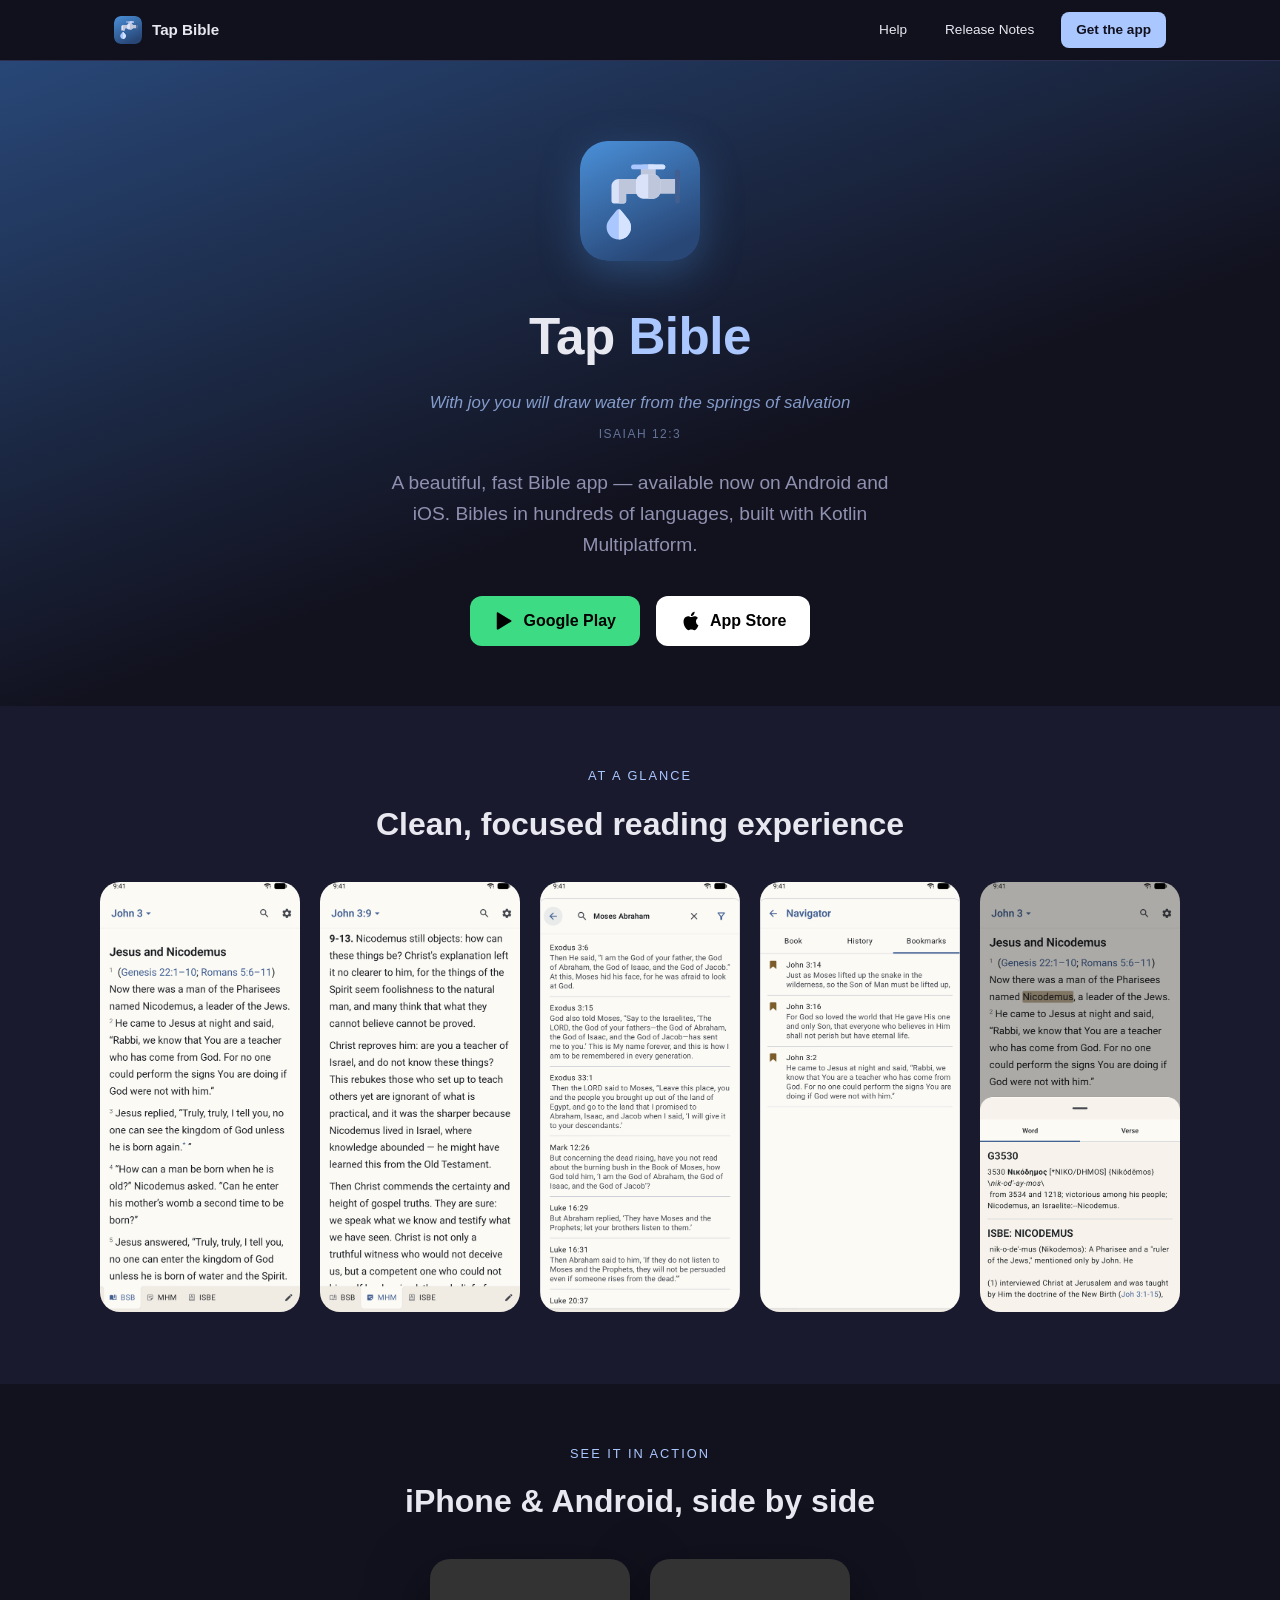
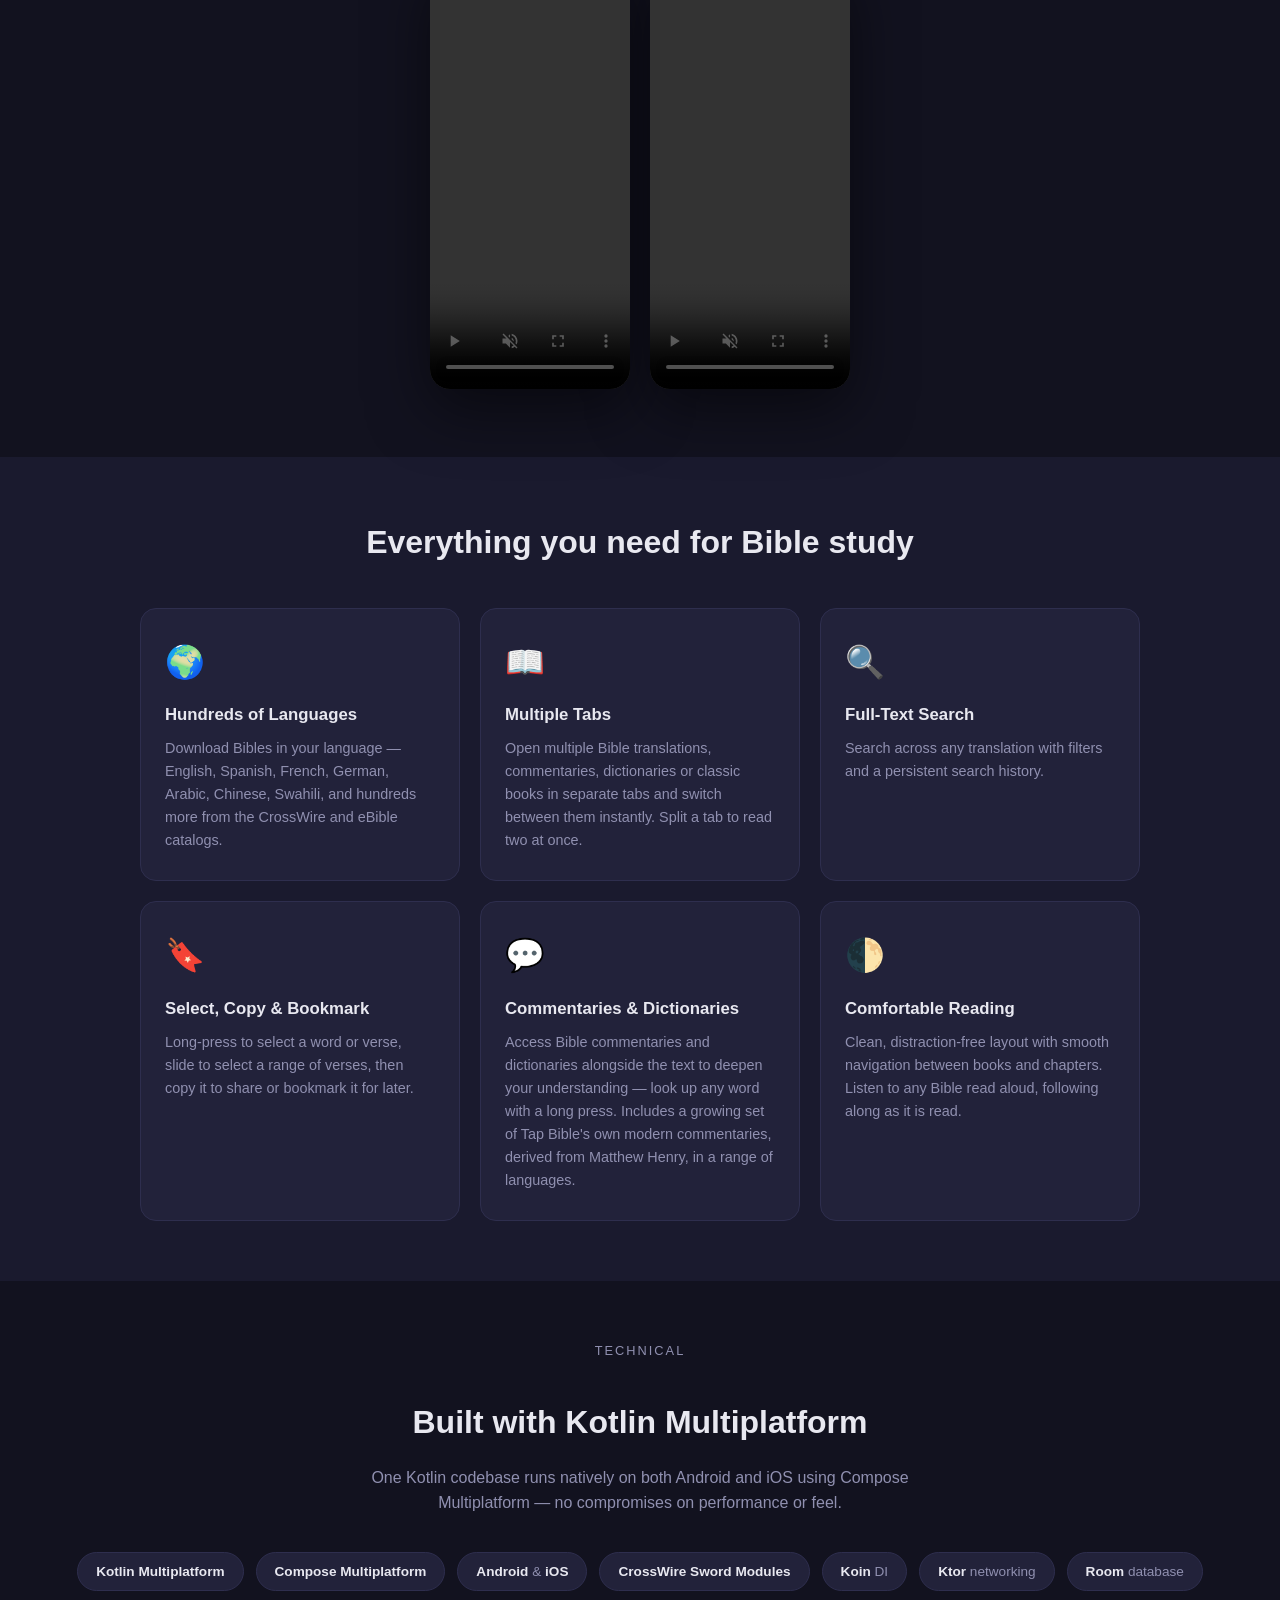
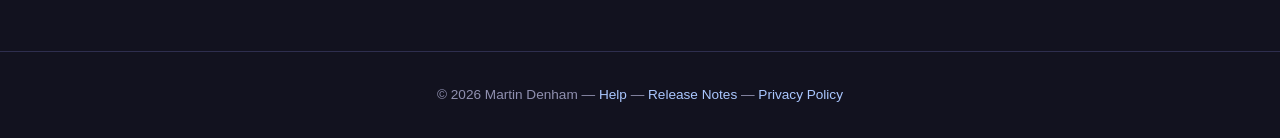
<file: index.html>
<!DOCTYPE html>
<html lang="en">
<head>
  <meta charset="UTF-8" />
  <meta name="viewport" content="width=device-width, initial-scale=1.0" />
  <title>Tap Bible — Bible App for Android & iOS</title>
  <link rel="icon" href="app-icon.svg" type="image/svg+xml" />
  <link rel="stylesheet" href="styles.css" />
  <style>
    /* ── COMING SOON BANNER ── */
    .coming-soon-banner {
      background: rgba(170, 199, 255, 0.1);
      border: 1px solid rgba(170, 199, 255, 0.3);
      border-radius: 12px;
      padding: 12px 20px;
      display: inline-block;
      margin-bottom: 32px;
      font-size: 0.9rem;
      color: var(--blue);
    }

    /* ── HERO ── */
    .hero {
      background: linear-gradient(160deg, #284777 0%, var(--darker) 60%);
      text-align: center;
      padding: 80px 24px 60px;
    }

    .hero img.app-icon {
      width: 120px;
      height: 120px;
      border-radius: 28px;
      box-shadow: 0 12px 40px rgba(74,144,217,0.35);
      margin-bottom: 28px;
    }

    .hero h1 {
      font-size: clamp(2rem, 5vw, 3.2rem);
      font-weight: 700;
      letter-spacing: -0.5px;
      margin-bottom: 16px;
    }

    .hero h1 span { color: var(--blue); }

    .hero p.tagline {
      font-size: 1.2rem;
      color: var(--muted);
      max-width: 520px;
      margin: 0 auto 36px;
    }

    .badges {
      display: flex;
      gap: 16px;
      justify-content: center;
      flex-wrap: wrap;
    }

    .badge {
      display: inline-flex;
      align-items: center;
      gap: 8px;
      padding: 12px 24px;
      border-radius: 12px;
      font-size: 1rem;
      font-weight: 600;
      text-decoration: none;
      transition: opacity 0.2s;
    }
    .badge:hover { opacity: 0.85; }
    .badge-android { background: #3ddc84; color: #000; }
    .badge-ios     { background: #fff;    color: #000; }
    .badge-github  { background: var(--card); color: var(--text); border: 1px solid #444; }

    .badge svg { width: 22px; height: 22px; flex-shrink: 0; }

    .hero-verse {
      margin: -4px auto 24px;
      max-width: 560px;
      font-size: 1.05rem;
      font-style: italic;
      color: var(--blue);
      opacity: 0.75;
    }

    .hero-verse cite {
      display: block;
      margin-top: 8px;
      font-size: 0.75rem;
      font-style: normal;
      letter-spacing: 1.5px;
      text-transform: uppercase;
      opacity: 0.7;
    }

    /* ── DEMO VIDEO ── */
    .demo-section {
      padding: 60px 24px;
      text-align: center;
    }

    .section-label {
      font-size: 0.8rem;
      letter-spacing: 2px;
      text-transform: uppercase;
      color: var(--blue);
      margin-bottom: 12px;
    }

    .demo-section h2 {
      font-size: clamp(1.5rem, 3vw, 2rem);
      margin-bottom: 32px;
    }

    .videos-row {
      display: inline-flex;
      gap: 20px;
    }

    .video-wrapper {
      width: 200px;
      height: 430px;
      margin: 0 auto;
      border-radius: 20px;
      overflow: hidden;
      box-shadow: 0 20px 60px rgba(0,0,0,0.5);
    }

    .video-wrapper video {
      width: 100%;
      height: 100%;
      display: block;
      object-fit: cover;
    }

    /* ── SCREENSHOTS ── */
    .screenshots-section {
      padding: 60px 24px;
      text-align: center;
      background: var(--dark);
    }

    .screenshots-section h2 {
      font-size: clamp(1.5rem, 3vw, 2rem);
      margin-bottom: 32px;
    }

    .screenshots-grid {
      display: flex;
      gap: 20px;
      justify-content: center;
      flex-wrap: nowrap;
      overflow-x: auto;
      padding-bottom: 12px;
      max-width: 1100px;
      margin: 0 auto;
    }

    .screenshot-placeholder {
      width: 200px;
      height: 430px;
      background: var(--card);
      border-radius: 20px;
      border: 2px dashed #444;
      display: flex;
      flex-direction: column;
      align-items: center;
      justify-content: center;
      gap: 10px;
      color: var(--muted);
      font-size: 0.85rem;
      padding: 16px;
      text-align: center;
    }

    .screenshots-grid img {
      width: 200px;
      height: 430px;
      object-fit: cover;
      border-radius: 20px;
    }

    .screenshot-placeholder svg {
      width: 36px;
      height: 36px;
      opacity: 0.4;
    }

    /* ── FEATURES ── */
    .features-section {
      padding: 60px 24px;
      background: var(--dark);
    }

    .features-section h2 {
      font-size: clamp(1.5rem, 3vw, 2rem);
      text-align: center;
      margin-bottom: 40px;
    }

    .features-grid {
      display: grid;
      grid-template-columns: repeat(auto-fit, minmax(260px, 1fr));
      gap: 20px;
      max-width: 1000px;
      margin: 0 auto;
    }

    .feature-card {
      background: var(--card);
      border-radius: var(--radius);
      padding: 28px 24px;
      border: 1px solid #2e2e4e;
    }

    .feature-icon {
      font-size: 2rem;
      margin-bottom: 14px;
    }

    .feature-card h3 {
      font-size: 1.05rem;
      margin-bottom: 8px;
    }

    .feature-card p {
      font-size: 0.9rem;
      color: var(--muted);
    }

    /* ── PLATFORM ── */
    .platform-section {
      padding: 60px 24px;
      text-align: center;
    }

    .platform-section h2 {
      font-size: clamp(1.5rem, 3vw, 2rem);
      margin-bottom: 16px;
    }

    .platform-section p {
      color: var(--muted);
      max-width: 560px;
      margin: 0 auto 36px;
    }

    .platform-chips {
      display: flex;
      gap: 12px;
      justify-content: center;
      flex-wrap: wrap;
    }

    .chip {
      background: var(--card);
      border: 1px solid #2e2e4e;
      border-radius: 100px;
      padding: 8px 18px;
      font-size: 0.85rem;
      color: var(--muted);
    }

    .chip strong { color: var(--text); }
  </style>
</head>
<body>

<!-- NAV -->
<nav class="site-nav">
  <div class="nav-inner">
    <a class="nav-brand" href="index.html">
      <img src="app-icon.svg" alt="Tap Bible icon" />
      <span>Tap Bible</span>
    </a>
    <div class="nav-links">
      <a href="help.html">Help</a>
      <a href="release-notes.html">Release Notes</a>
      <a class="nav-cta" href="index.html#download">Get the app</a>
    </div>
  </div>
</nav>

<!-- HERO -->
<section class="hero">
  <img class="app-icon" src="app-icon.svg" alt="Tap Bible icon" />
  <h1>Tap <span>Bible</span></h1>
  <p class="hero-verse">
    With joy you will draw water from the springs of salvation
    <cite>Isaiah 12:3</cite>
  </p>
  <p class="tagline">A beautiful, fast Bible app — available now on Android and iOS. Bibles in hundreds of languages, built with Kotlin Multiplatform.</p>
  <div class="badges" id="download">
    <a class="badge badge-android" href="https://play.google.com/store/apps/details?id=app.tap.bible" target="_blank" rel="noopener">
      <svg viewBox="0 0 24 24" fill="currentColor"><path d="M3 20.5v-17c0-.83.94-1.3 1.6-.8l14 8.5c.6.36.6 1.24 0 1.6l-14 8.5c-.66.5-1.6.03-1.6-.8z"/></svg>
      Google Play
    </a>
    <a class="badge badge-ios" href="https://apps.apple.com/app/tap-bible/id6762223758" target="_blank" rel="noopener">
      <svg viewBox="0 0 24 24" fill="currentColor"><path d="M18.71 19.5c-.83 1.24-1.71 2.45-3.05 2.47-1.34.03-1.77-.79-3.29-.79-1.53 0-2 .77-3.27.82-1.31.05-2.3-1.32-3.14-2.53C4.25 17 2.94 12.45 4.7 9.39c.87-1.52 2.43-2.48 4.12-2.51 1.28-.02 2.5.87 3.29.87.78 0 2.26-1.07 3.8-.91.65.03 2.47.26 3.64 1.98-.09.06-2.17 1.28-2.15 3.81.03 3.02 2.65 4.03 2.68 4.04-.03.07-.42 1.44-1.38 2.83M13 3.5c.73-.83 1.94-1.46 2.94-1.5.13 1.17-.34 2.35-1.04 3.19-.69.85-1.83 1.51-2.95 1.42-.15-1.15.41-2.35 1.05-3.11z"/></svg>
      App Store
    </a>
  </div>
</section>

<!-- SCREENSHOTS -->
<section class="screenshots-section">
  <p class="section-label">At a glance</p>
  <h2>Clean, focused reading experience</h2>
  <div class="screenshots-grid">
    <img src="images/John3.png" alt="Bible reader - Verse-by-verse display" />
    <img src="images/Commentary.png" alt="Commentaries to deepen your understanding" />
    <img src="images/Search.png" alt="Search - Full-text search across translations" />
    <img src="images/Bookmarks.png" alt="Bookmarks - Save &amp; organise favourite verses" />
    <img src="images/Strongs.png" alt="Strong's numbers and verse popup" />
  </div>
</section>

<!-- DEMO VIDEO -->
<section class="demo-section">
  <p class="section-label">See it in action</p>
  <h2>iPhone & Android, side by side</h2>
  <div class="videos-row">
    <div class="video-wrapper">
      <video controls autoplay muted playsinline preload="auto">
        <source src="videos/iOSVideo.mp4" type="video/mp4" />
      </video>
    </div>
    <div class="video-wrapper">
      <video controls autoplay muted playsinline preload="auto">
        <source src="videos/AndroidVideo.mp4" type="video/mp4" />
      </video>
    </div>
  </div>
</section>

<!-- FEATURES -->
<section class="features-section">
  <h2>Everything you need for Bible study</h2>
  <div class="features-grid">
    <div class="feature-card">
      <div class="feature-icon">🌍</div>
      <h3>Hundreds of Languages</h3>
      <p>Download Bibles in your language — English, Spanish, French, German, Arabic, Chinese, Swahili, and hundreds more from the CrossWire and eBible catalogs.</p>
    </div>
    <div class="feature-card">
      <div class="feature-icon">📖</div>
      <h3>Multiple Tabs</h3>
      <p>Open multiple Bible translations, commentaries, dictionaries or classic books in separate tabs and switch between them instantly. Split a tab to read two at once.</p>
    </div>
    <div class="feature-card">
      <div class="feature-icon">🔍</div>
      <h3>Full-Text Search</h3>
      <p>Search across any translation with filters and a persistent search history.</p>
    </div>
    <div class="feature-card">
      <div class="feature-icon">🔖</div>
      <h3>Select, Copy &amp; Bookmark</h3>
      <p>Long-press to select a word or verse, slide to select a range of verses, then copy it to share or bookmark it for later.</p>
    </div>
    <div class="feature-card">
      <div class="feature-icon">💬</div>
      <h3>Commentaries &amp; Dictionaries</h3>
      <p>Access Bible commentaries and dictionaries alongside the text to deepen your understanding — look up any word with a long press. Includes a growing set of Tap Bible's own modern commentaries, derived from Matthew Henry, in a range of languages.</p>
    </div>
    <div class="feature-card">
      <div class="feature-icon">🌓</div>
      <h3>Comfortable Reading</h3>
      <p>Clean, distraction-free layout with smooth navigation between books and chapters. Listen to any Bible read aloud, following along as it is read.</p>
    </div>
  </div>
</section>

<!-- PLATFORM -->
<section class="platform-section">
  <p class="section-label">Technical</p>
  <h2>Built with Kotlin Multiplatform</h2>
  <p>One Kotlin codebase runs natively on both Android and iOS using Compose Multiplatform — no compromises on performance or feel.</p>
  <div class="platform-chips">
    <div class="chip"><strong>Kotlin Multiplatform</strong></div>
    <div class="chip"><strong>Compose Multiplatform</strong></div>
    <div class="chip"><strong>Android</strong> &amp; <strong>iOS</strong></div>
    <div class="chip"><strong>CrossWire Sword Modules</strong></div>
    <div class="chip"><strong>Koin</strong> DI</div>
    <div class="chip"><strong>Ktor</strong> networking</div>
    <div class="chip"><strong>Room</strong> database</div>
  </div>
</section>

<!-- FOOTER -->
<footer>
  <p>
    &copy; 2026 Martin Denham &mdash;
    <a href="help.html">Help</a> &mdash;
    <a href="release-notes.html">Release Notes</a> &mdash;
    <a href="privacy-policy.html">Privacy Policy</a>
  </p>
</footer>

<script>
  // Start both demos from the beginning, and loop them together so they stay in step.
  (function () {
    var vids = Array.prototype.slice.call(document.querySelectorAll('.videos-row video'));
    if (!vids.length) return;

    function restart() {
      vids.forEach(function (v) { v.currentTime = 0; var p = v.play(); if (p) p.catch(function () {}); });
    }

    window.addEventListener('pageshow', restart);

    var pending = vids.length;
    vids.forEach(function (v) {
      function ready() { if (--pending === 0) armLoop(); }
      if (v.readyState >= 1) ready();
      else v.addEventListener('loadedmetadata', ready, { once: true });
    });

    function armLoop() {
      var longest = vids.reduce(function (a, b) { return a.duration > b.duration ? a : b; });
      longest.addEventListener('ended', restart);
    }
  })();
</script>

</body>
</html>
</file>
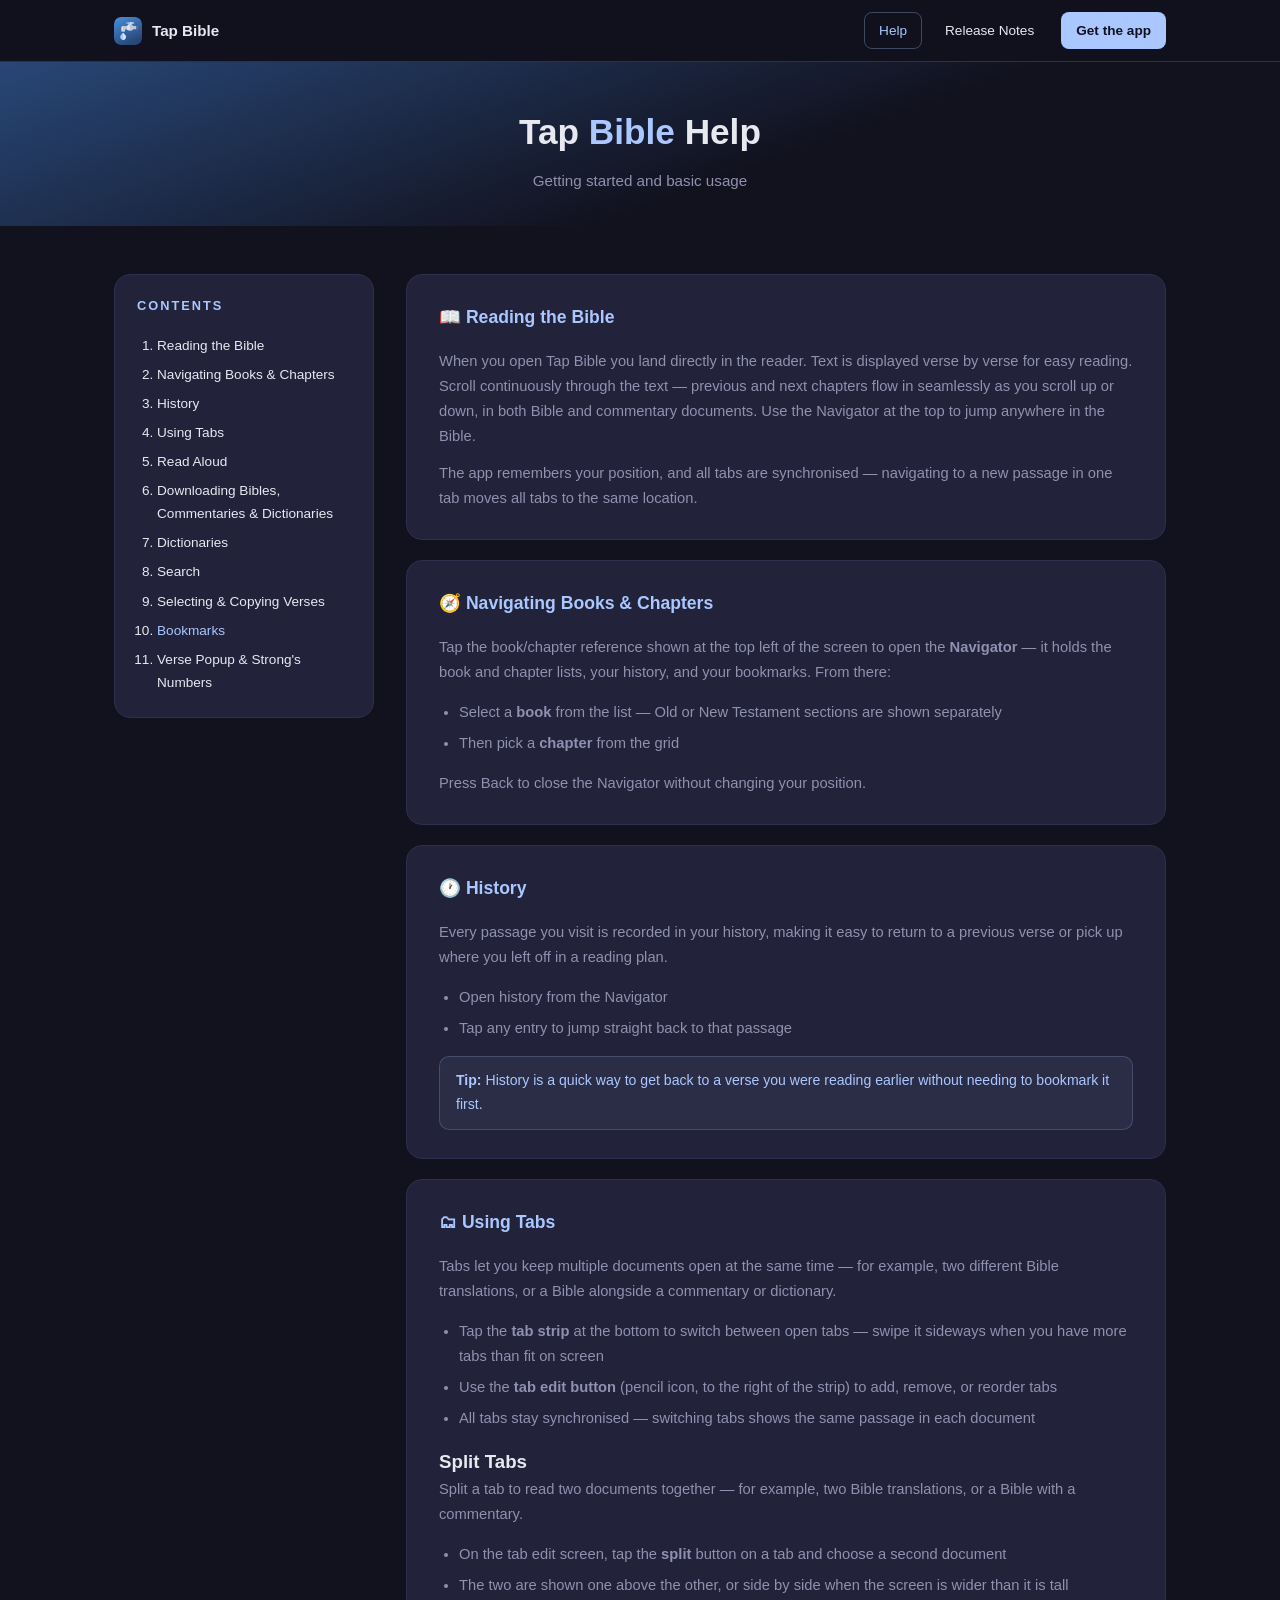
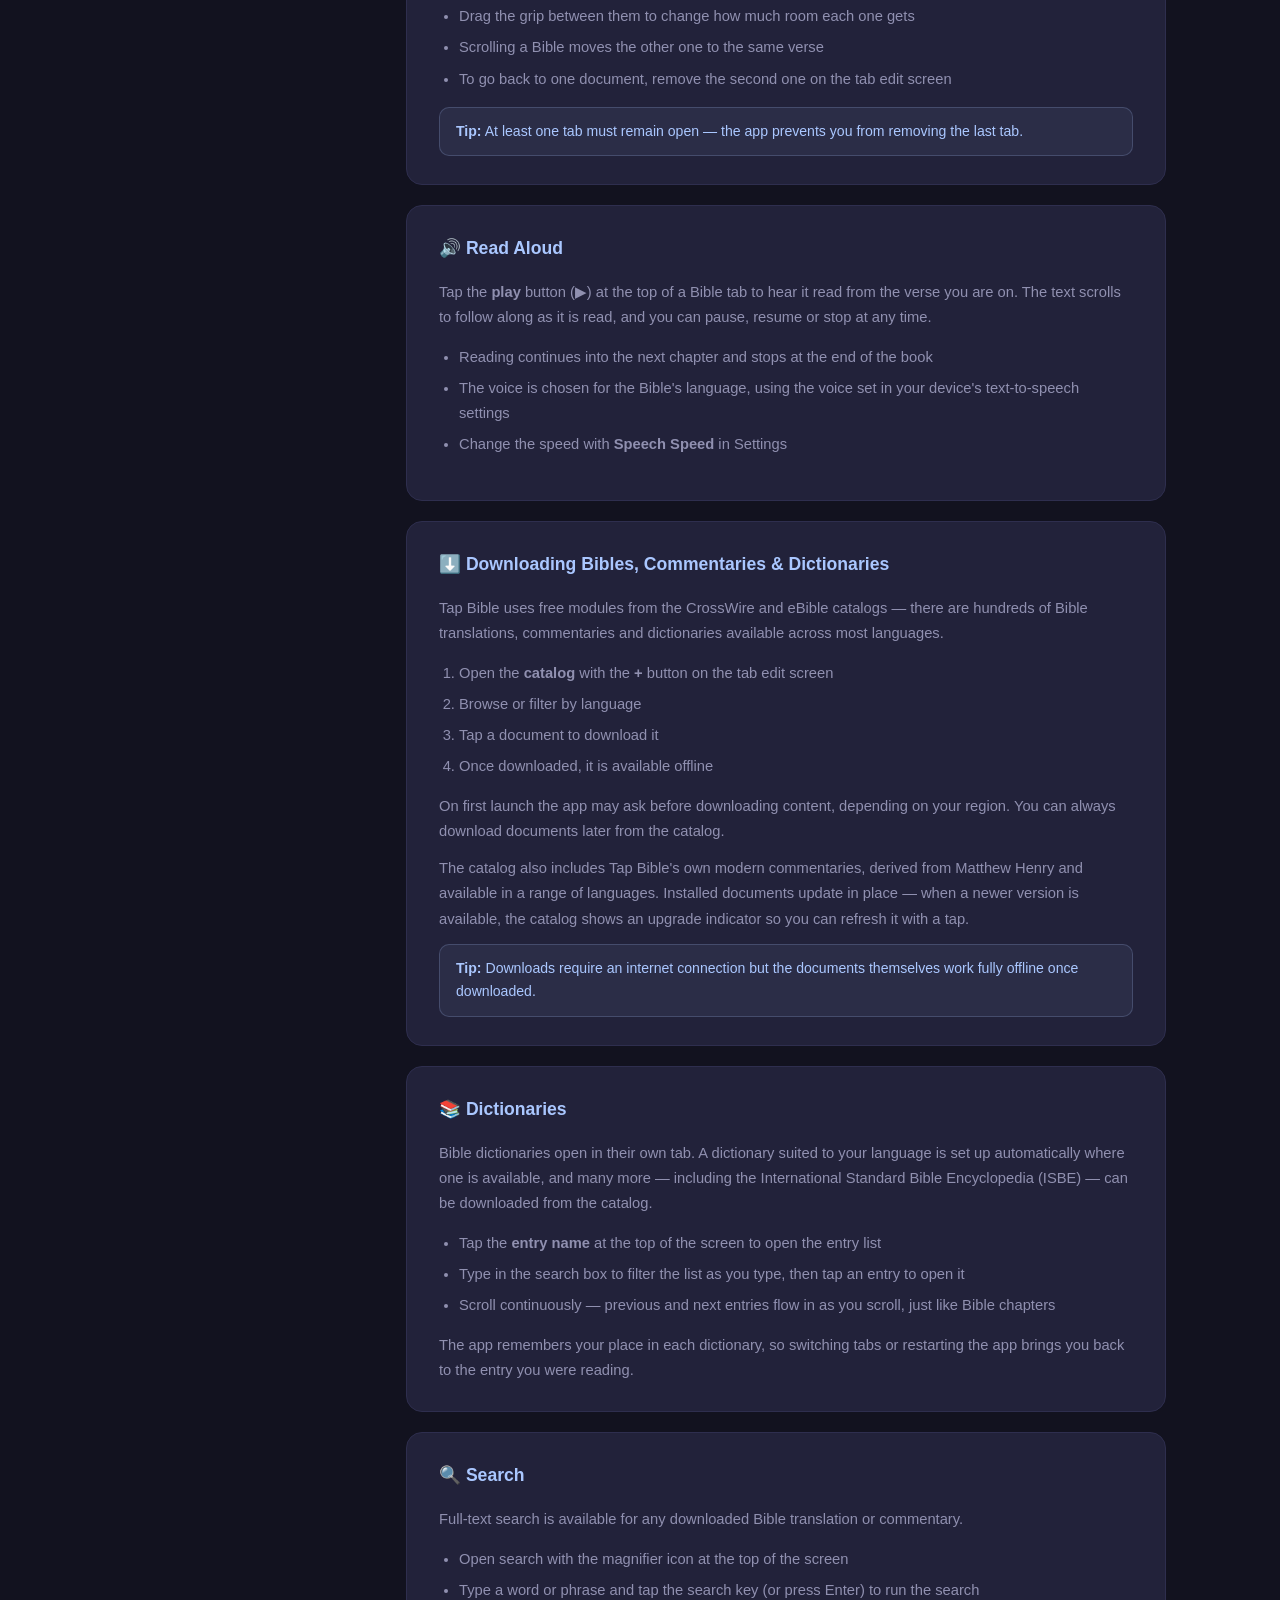
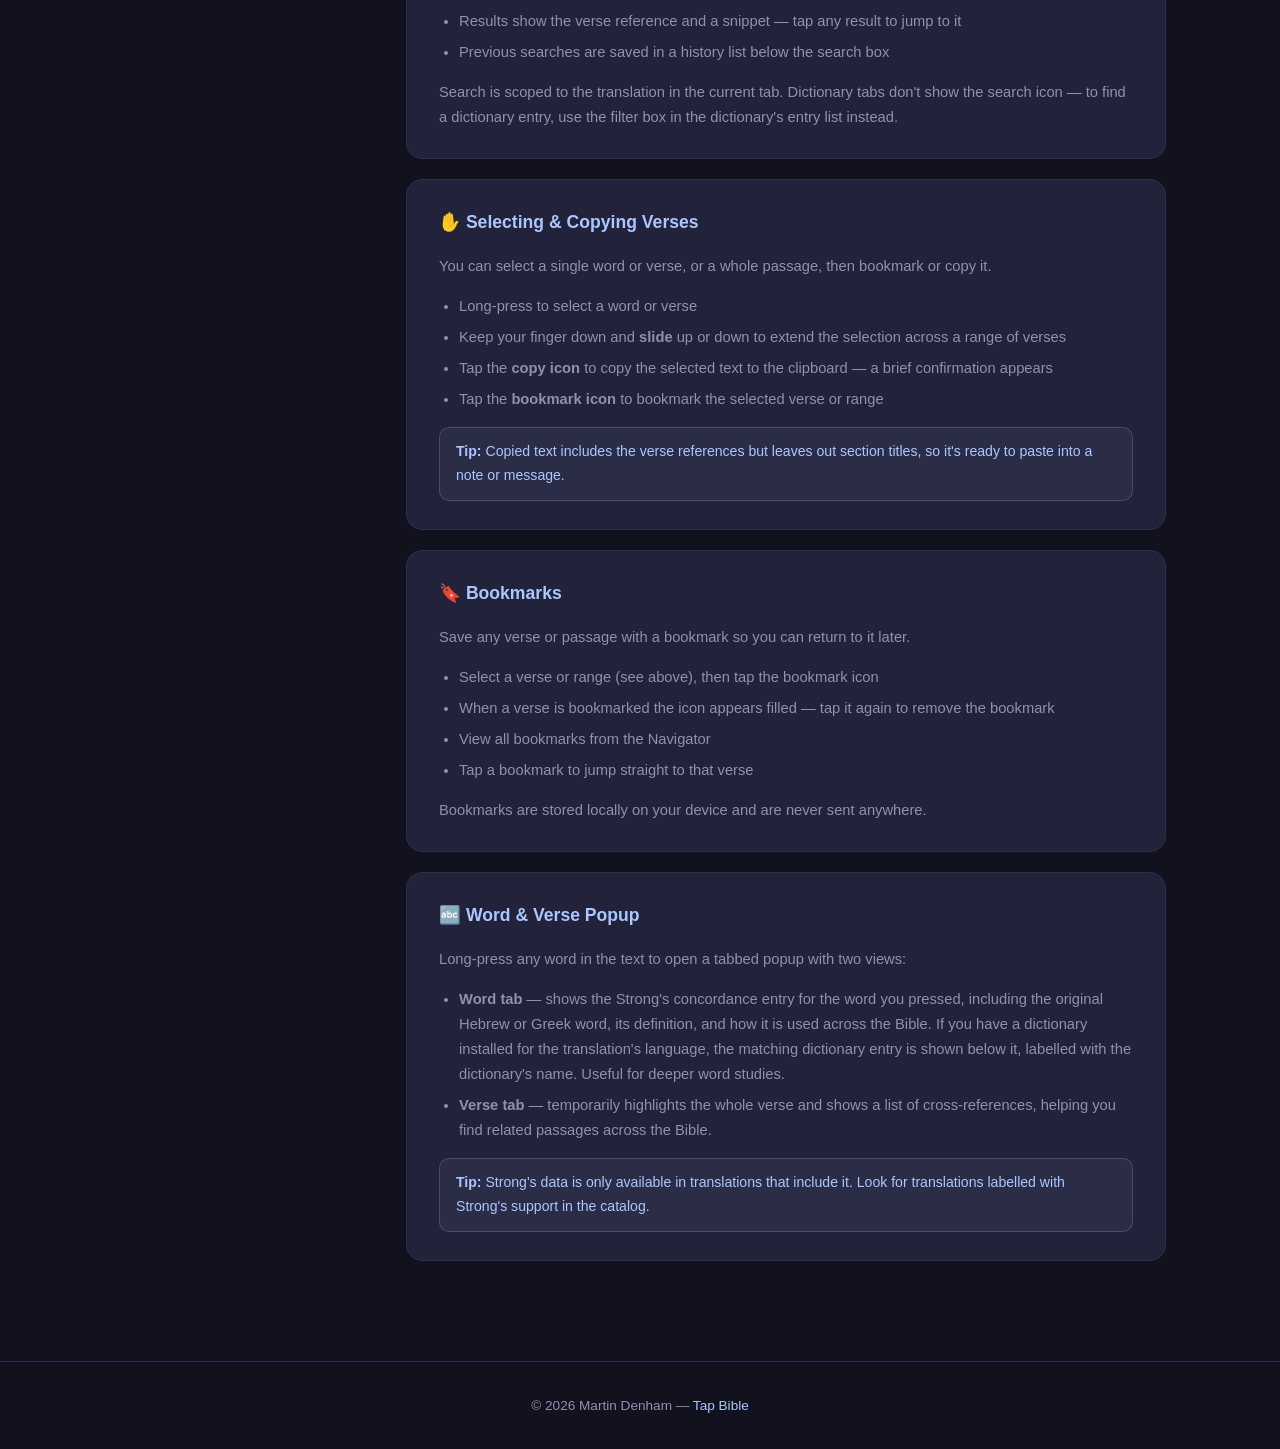
<file: help.html>
<!DOCTYPE html>
<html lang="en">
<head>
  <meta charset="UTF-8" />
  <meta name="viewport" content="width=device-width, initial-scale=1.0" />
  <title>Help — Tap Bible</title>
  <link rel="icon" href="app-icon.svg" type="image/svg+xml" />
  <link rel="stylesheet" href="styles.css" />
  <style>
    body { line-height: 1.7; }

    main {
      max-width: 720px;
      margin: 0 auto;
      padding: 48px 24px 80px;
    }

    .toc {
      background: var(--card);
      border: 1px solid #2e2e4e;
      border-radius: var(--radius);
      padding: 24px 28px;
      margin-bottom: 32px;
    }

    .toc h2 {
      font-size: 0.8rem;
      letter-spacing: 2px;
      text-transform: uppercase;
      color: var(--blue);
      margin-bottom: 14px;
    }

    .toc ol {
      padding-left: 20px;
    }

    .toc ol li {
      font-size: 0.9rem;
      padding: 3px 0;
    }

    .toc a { color: var(--text); text-decoration: none; }
    .toc a:hover, .toc a.active { color: var(--blue); }

    /* Wide screens: contents become a sticky sidebar */
    @media (min-width: 1024px) {
      main {
        max-width: 1100px;
        display: grid;
        grid-template-columns: 260px minmax(0, 1fr);
        gap: 32px;
        align-items: start;
      }

      .toc {
        position: sticky;
        top: calc(var(--nav-height) + 24px);
        max-height: calc(100vh - var(--nav-height) - 48px);
        overflow-y: auto;
        margin-bottom: 0;
        padding: 20px 22px;
      }

      .toc ol li { font-size: 0.85rem; }
    }

    .help-section {
      background: var(--card);
      border: 1px solid #2e2e4e;
      border-radius: var(--radius);
      padding: 28px 32px;
      margin-bottom: 20px;
    }

    .help-section h2 {
      font-size: 1.1rem;
      font-weight: 700;
      color: var(--blue);
      margin-bottom: 16px;
      display: flex;
      align-items: center;
      gap: 10px;
    }

    .help-section p {
      font-size: 0.92rem;
      color: var(--muted);
      margin-bottom: 12px;
    }

    .help-section p:last-child { margin-bottom: 0; }

    .help-section ul, .help-section ol {
      padding-left: 20px;
      margin-bottom: 12px;
    }

    .help-section li {
      font-size: 0.92rem;
      color: var(--muted);
      padding: 3px 0;
    }

    .help-section li:last-child { margin-bottom: 0; }

    .tip {
      background: rgba(170, 199, 255, 0.07);
      border: 1px solid rgba(170, 199, 255, 0.2);
      border-radius: 10px;
      padding: 12px 16px;
      font-size: 0.88rem;
      color: var(--blue);
      margin-top: 12px;
    }

    .tip strong { font-weight: 600; }

    a { color: var(--blue); text-decoration: none; }
    a:hover { text-decoration: underline; }
  </style>
</head>
<body>

<!-- NAV -->
<nav class="site-nav">
  <div class="nav-inner">
    <a class="nav-brand" href="index.html">
      <img src="app-icon.svg" alt="Tap Bible icon" />
      <span>Tap Bible</span>
    </a>
    <div class="nav-links">
      <a href="help.html" aria-current="page">Help</a>
      <a href="release-notes.html">Release Notes</a>
      <a class="nav-cta" href="index.html#download">Get the app</a>
    </div>
  </div>
</nav>

<header class="page-header">
  <h1>Tap <span>Bible</span> Help</h1>
  <p class="subtitle">Getting started and basic usage</p>
</header>

<main>

  <nav class="toc">
    <h2>Contents</h2>
    <ol>
      <li><a href="#reading">Reading the Bible</a></li>
      <li><a href="#navigate">Navigating Books &amp; Chapters</a></li>
      <li><a href="#history">History</a></li>
      <li><a href="#tabs">Using Tabs</a></li>
      <li><a href="#read-aloud">Read Aloud</a></li>
      <li><a href="#downloads">Downloading Bibles, Commentaries &amp; Dictionaries</a></li>
      <li><a href="#dictionaries">Dictionaries</a></li>
      <li><a href="#search">Search</a></li>
      <li><a href="#select">Selecting &amp; Copying Verses</a></li>
      <li><a href="#bookmarks">Bookmarks</a></li>
      <li><a href="#verse-popup">Verse Popup &amp; Strong's Numbers</a></li>
    </ol>
  </nav>

  <div class="help-content">

    <section class="help-section" id="reading">
      <h2>📖 Reading the Bible</h2>
      <p>When you open Tap Bible you land directly in the reader. Text is displayed verse by verse for easy reading. Scroll continuously through the text — previous and next chapters flow in seamlessly as you scroll up or down, in both Bible and commentary documents. Use the Navigator at the top to jump anywhere in the Bible.</p>
      <p>The app remembers your position, and all tabs are synchronised — navigating to a new passage in one tab moves all tabs to the same location.</p>
    </section>

    <section class="help-section" id="navigate">
      <h2>🧭 Navigating Books &amp; Chapters</h2>
      <p>Tap the book/chapter reference shown at the top left of the screen to open the <strong>Navigator</strong> — it holds the book and chapter lists, your history, and your bookmarks. From there:</p>
      <ul>
        <li>Select a <strong>book</strong> from the list — Old or New Testament sections are shown separately</li>
        <li>Then pick a <strong>chapter</strong> from the grid</li>
      </ul>
      <p>Press Back to close the Navigator without changing your position.</p>
    </section>

    <section class="help-section" id="history">
      <h2>🕐 History</h2>
      <p>Every passage you visit is recorded in your history, making it easy to return to a previous verse or pick up where you left off in a reading plan.</p>
      <ul>
        <li>Open history from the Navigator</li>
        <li>Tap any entry to jump straight back to that passage</li>
      </ul>
      <div class="tip"><strong>Tip:</strong> History is a quick way to get back to a verse you were reading earlier without needing to bookmark it first.</div>
    </section>

    <section class="help-section" id="tabs">
      <h2>🗂 Using Tabs</h2>
      <p>Tabs let you keep multiple documents open at the same time — for example, two different Bible translations, or a Bible alongside a commentary or dictionary.</p>
      <ul>
        <li>Tap the <strong>tab strip</strong> at the bottom to switch between open tabs — swipe it sideways when you have more tabs than fit on screen</li>
        <li>Use the <strong>tab edit button</strong> (pencil icon, to the right of the strip) to add, remove, or reorder tabs</li>
        <li>All tabs stay synchronised — switching tabs shows the same passage in each document</li>
      </ul>
      <h3>Split Tabs</h3>
      <p>Split a tab to read two documents together — for example, two Bible translations, or a Bible with a commentary.</p>
      <ul>
        <li>On the tab edit screen, tap the <strong>split</strong> button on a tab and choose a second document</li>
        <li>The two are shown one above the other, or side by side when the screen is wider than it is tall</li>
        <li>Drag the grip between them to change how much room each one gets</li>
        <li>Scrolling a Bible moves the other one to the same verse</li>
        <li>To go back to one document, remove the second one on the tab edit screen</li>
      </ul>
      <div class="tip"><strong>Tip:</strong> At least one tab must remain open — the app prevents you from removing the last tab.</div>
    </section>

    <section class="help-section" id="read-aloud">
      <h2>🔊 Read Aloud</h2>
      <p>Tap the <strong>play</strong> button (▶) at the top of a Bible tab to hear it read from the verse you are on. The text scrolls to follow along as it is read, and you can pause, resume or stop at any time.</p>
      <ul>
        <li>Reading continues into the next chapter and stops at the end of the book</li>
        <li>The voice is chosen for the Bible's language, using the voice set in your device's text-to-speech settings</li>
        <li>Change the speed with <strong>Speech Speed</strong> in Settings</li>
      </ul>
    </section>

    <section class="help-section" id="downloads">
      <h2>⬇️ Downloading Bibles, Commentaries &amp; Dictionaries</h2>
      <p>Tap Bible uses free modules from the CrossWire and eBible catalogs — there are hundreds of Bible translations, commentaries and dictionaries available across most languages.</p>
      <ol>
        <li>Open the <strong>catalog</strong> with the <strong>+</strong> button on the tab edit screen</li>
        <li>Browse or filter by language</li>
        <li>Tap a document to download it</li>
        <li>Once downloaded, it is available offline</li>
      </ol>
      <p>On first launch the app may ask before downloading content, depending on your region. You can always download documents later from the catalog.</p>
      <p>The catalog also includes Tap Bible's own modern commentaries, derived from Matthew Henry and available in a range of languages. Installed documents update in place — when a newer version is available, the catalog shows an upgrade indicator so you can refresh it with a tap.</p>
      <div class="tip"><strong>Tip:</strong> Downloads require an internet connection but the documents themselves work fully offline once downloaded.</div>
    </section>

    <section class="help-section" id="dictionaries">
      <h2>📚 Dictionaries</h2>
      <p>Bible dictionaries open in their own tab. A dictionary suited to your language is set up automatically where one is available, and many more — including the International Standard Bible Encyclopedia (ISBE) — can be downloaded from the catalog.</p>
      <ul>
        <li>Tap the <strong>entry name</strong> at the top of the screen to open the entry list</li>
        <li>Type in the search box to filter the list as you type, then tap an entry to open it</li>
        <li>Scroll continuously — previous and next entries flow in as you scroll, just like Bible chapters</li>
      </ul>
      <p>The app remembers your place in each dictionary, so switching tabs or restarting the app brings you back to the entry you were reading.</p>
    </section>

    <section class="help-section" id="search">
      <h2>🔍 Search</h2>
      <p>Full-text search is available for any downloaded Bible translation or commentary.</p>
      <ul>
        <li>Open search with the magnifier icon at the top of the screen</li>
        <li>Type a word or phrase and tap the search key (or press Enter) to run the search</li>
        <li>Results show the verse reference and a snippet — tap any result to jump to it</li>
        <li>Previous searches are saved in a history list below the search box</li>
      </ul>
      <p>Search is scoped to the translation in the current tab. Dictionary tabs don't show the search icon — to find a dictionary entry, use the filter box in the dictionary's entry list instead.</p>
    </section>

    <section class="help-section" id="select">
      <h2>✋ Selecting &amp; Copying Verses</h2>
      <p>You can select a single word or verse, or a whole passage, then bookmark or copy it.</p>
      <ul>
        <li>Long-press to select a word or verse</li>
        <li>Keep your finger down and <strong>slide</strong> up or down to extend the selection across a range of verses</li>
        <li>Tap the <strong>copy icon</strong> to copy the selected text to the clipboard — a brief confirmation appears</li>
        <li>Tap the <strong>bookmark icon</strong> to bookmark the selected verse or range</li>
      </ul>
      <div class="tip"><strong>Tip:</strong> Copied text includes the verse references but leaves out section titles, so it's ready to paste into a note or message.</div>
    </section>

    <section class="help-section" id="bookmarks">
      <h2>🔖 Bookmarks</h2>
      <p>Save any verse or passage with a bookmark so you can return to it later.</p>
      <ul>
        <li>Select a verse or range (see above), then tap the bookmark icon</li>
        <li>When a verse is bookmarked the icon appears filled — tap it again to remove the bookmark</li>
        <li>View all bookmarks from the Navigator</li>
        <li>Tap a bookmark to jump straight to that verse</li>
      </ul>
      <p>Bookmarks are stored locally on your device and are never sent anywhere.</p>
    </section>

    <section class="help-section" id="verse-popup">
      <h2>🔤 Word &amp; Verse Popup</h2>
      <p>Long-press any word in the text to open a tabbed popup with two views:</p>
      <ul>
        <li><strong>Word tab</strong> — shows the Strong's concordance entry for the word you pressed, including the original Hebrew or Greek word, its definition, and how it is used across the Bible. If you have a dictionary installed for the translation's language, the matching dictionary entry is shown below it, labelled with the dictionary's name. Useful for deeper word studies.</li>
        <li><strong>Verse tab</strong> — temporarily highlights the whole verse and shows a list of cross-references, helping you find related passages across the Bible.</li>
      </ul>
      <div class="tip"><strong>Tip:</strong> Strong's data is only available in translations that include it. Look for translations labelled with Strong's support in the catalog.</div>
    </section>

  </div>

</main>

<footer>
  <p>&copy; 2026 Martin Denham &mdash; <a href="index.html">Tap Bible</a></p>
</footer>

<script>
  // Highlight the contents entry for the section currently being read.
  (function () {
    var links = {};
    document.querySelectorAll('.toc a').forEach(function (a) { links[a.getAttribute('href').slice(1)] = a; });
    var current;
    var observer = new IntersectionObserver(function (entries) {
      entries.forEach(function (e) {
        if (!e.isIntersecting) return;
        if (current) current.classList.remove('active');
        current = links[e.target.id];
        if (current) current.classList.add('active');
      });
    }, { rootMargin: '-20% 0px -70% 0px' });
    document.querySelectorAll('.help-section').forEach(function (s) { observer.observe(s); });
  })();
</script>

</body>
</html>
</file>
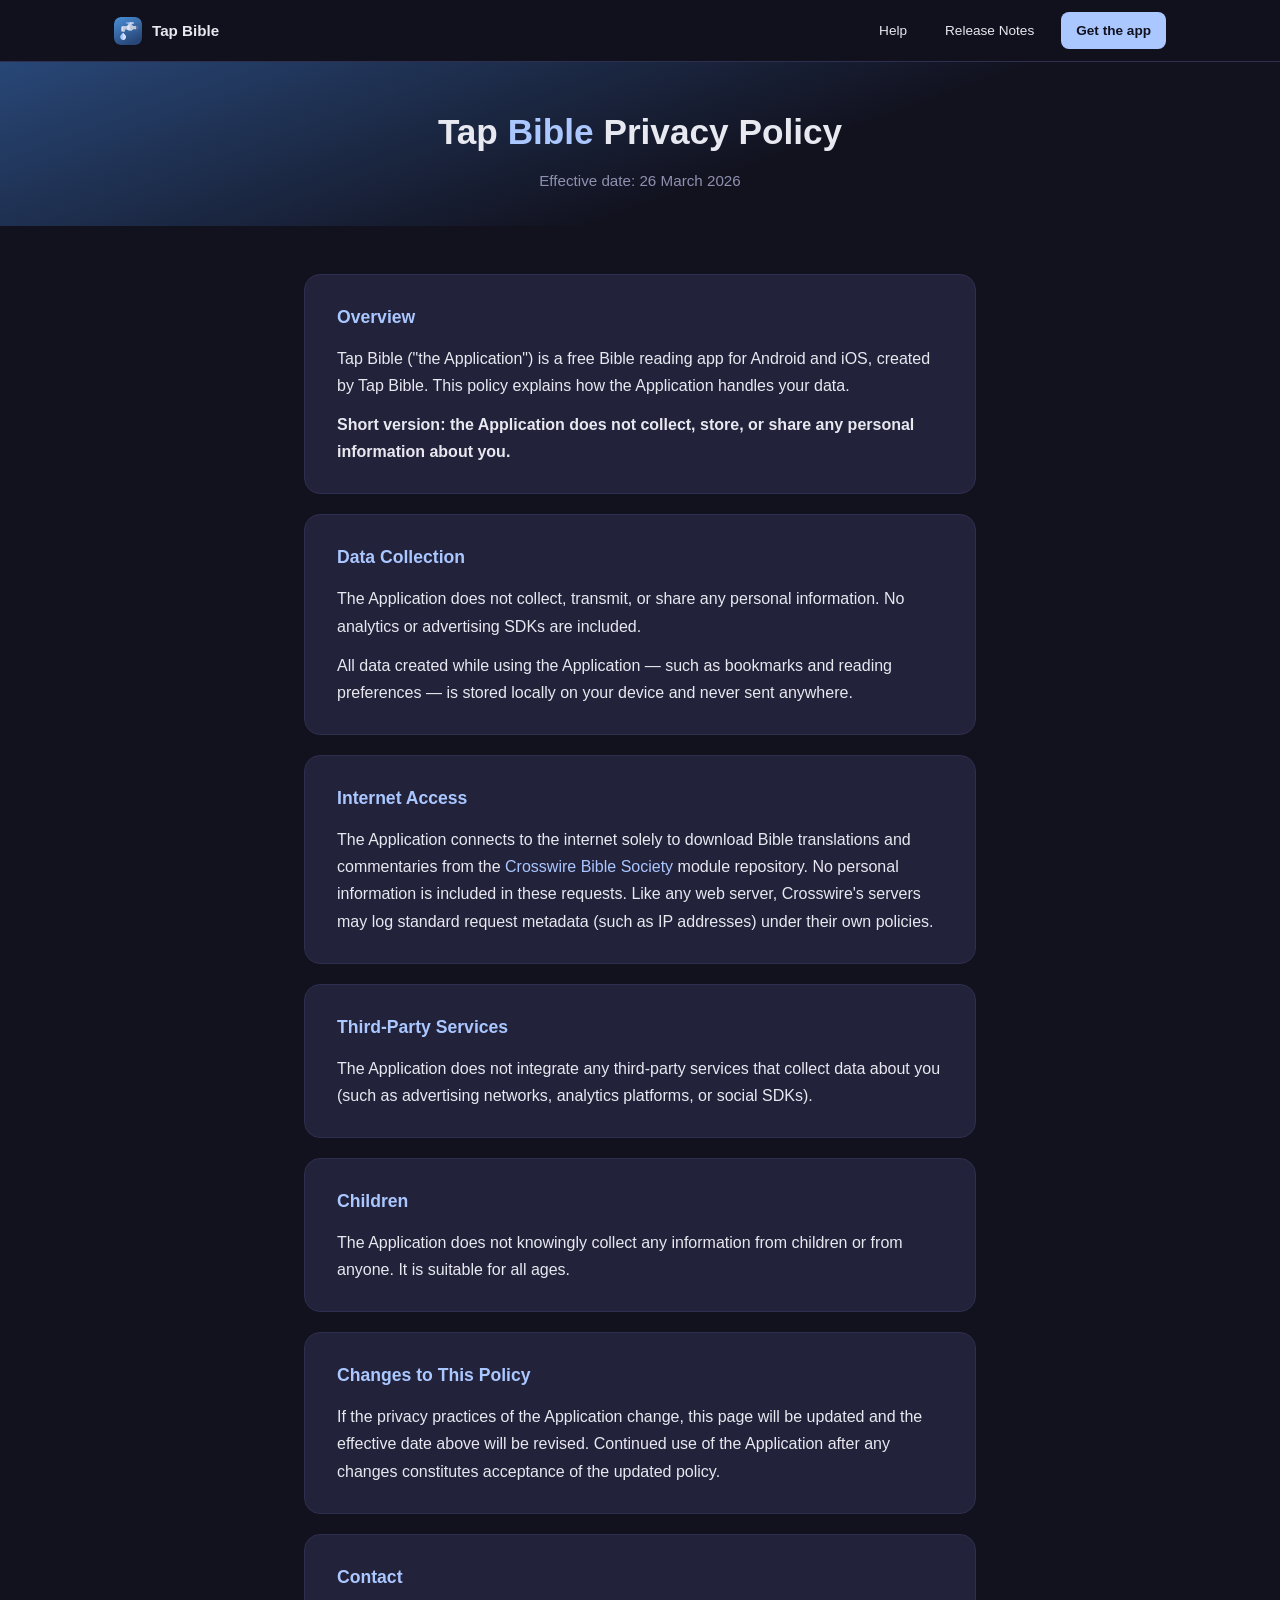
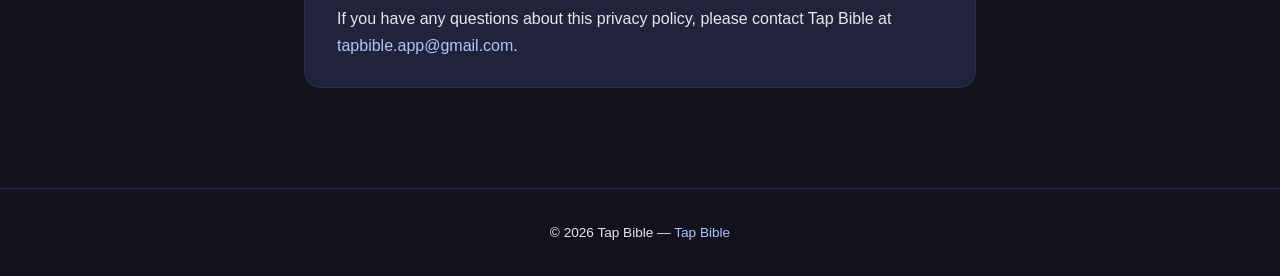
<file: privacy-policy.html>
<!DOCTYPE html>
<html lang="en">
<head>
  <meta charset="UTF-8" />
  <meta name="viewport" content="width=device-width, initial-scale=1.0" />
  <title>Privacy Policy — Tap Bible</title>
  <link rel="icon" href="app-icon.svg" type="image/svg+xml" />
  <link rel="stylesheet" href="styles.css" />
  <style>
    body { line-height: 1.7; }

    main {
      max-width: 720px;
      margin: 0 auto;
      padding: 48px 24px 80px;
    }

    section {
      background: var(--card);
      border: 1px solid #2e2e4e;
      border-radius: var(--radius);
      padding: 28px 32px;
      margin-bottom: 20px;
    }

    h2 {
      font-size: 1.1rem;
      font-weight: 700;
      color: var(--blue);
      margin-bottom: 12px;
    }

    p { color: var(--text); margin-bottom: 12px; }
    p:last-child { margin-bottom: 0; }

    a { color: var(--blue); text-decoration: none; }
    a:hover { text-decoration: underline; }
  </style>
</head>
<body>

<!-- NAV -->
<nav class="site-nav">
  <div class="nav-inner">
    <a class="nav-brand" href="index.html">
      <img src="app-icon.svg" alt="Tap Bible icon" />
      <span>Tap Bible</span>
    </a>
    <div class="nav-links">
      <a href="help.html">Help</a>
      <a href="release-notes.html">Release Notes</a>
      <a class="nav-cta" href="index.html#download">Get the app</a>
    </div>
  </div>
</nav>

<header class="page-header">
  <h1>Tap <span>Bible</span> Privacy Policy</h1>
  <p class="subtitle">Effective date: 26 March 2026</p>
</header>

<main>

  <section>
    <h2>Overview</h2>
    <p>Tap Bible ("the Application") is a free Bible reading app for Android and iOS, created by Tap Bible. This policy explains how the Application handles your data.</p>
    <p><strong>Short version: the Application does not collect, store, or share any personal information about you.</strong></p>
  </section>

  <section>
    <h2>Data Collection</h2>
    <p>The Application does not collect, transmit, or share any personal information. No analytics or advertising SDKs are included.</p>
    <p>All data created while using the Application — such as bookmarks and reading preferences — is stored locally on your device and never sent anywhere.</p>
  </section>

  <section>
    <h2>Internet Access</h2>
    <p>The Application connects to the internet solely to download Bible translations and commentaries from the <a href="https://crosswire.org" target="_blank" rel="noopener noreferrer">Crosswire Bible Society</a> module repository. No personal information is included in these requests. Like any web server, Crosswire's servers may log standard request metadata (such as IP addresses) under their own policies.</p>
  </section>

  <section>
    <h2>Third-Party Services</h2>
    <p>The Application does not integrate any third-party services that collect data about you (such as advertising networks, analytics platforms, or social SDKs).</p>
  </section>

  <section>
    <h2>Children</h2>
    <p>The Application does not knowingly collect any information from children or from anyone. It is suitable for all ages.</p>
  </section>

  <section>
    <h2>Changes to This Policy</h2>
    <p>If the privacy practices of the Application change, this page will be updated and the effective date above will be revised. Continued use of the Application after any changes constitutes acceptance of the updated policy.</p>
  </section>

  <section>
    <h2>Contact</h2>
    <p>If you have any questions about this privacy policy, please contact Tap Bible at <a href="mailto:tapbible.app@gmail.com">tapbible.app@gmail.com</a>.</p>
  </section>

</main>

<footer>
  <p>&copy; 2026 Tap Bible &mdash; <a href="index.html">Tap Bible</a></p>
</footer>

</body>
</html>
</file>
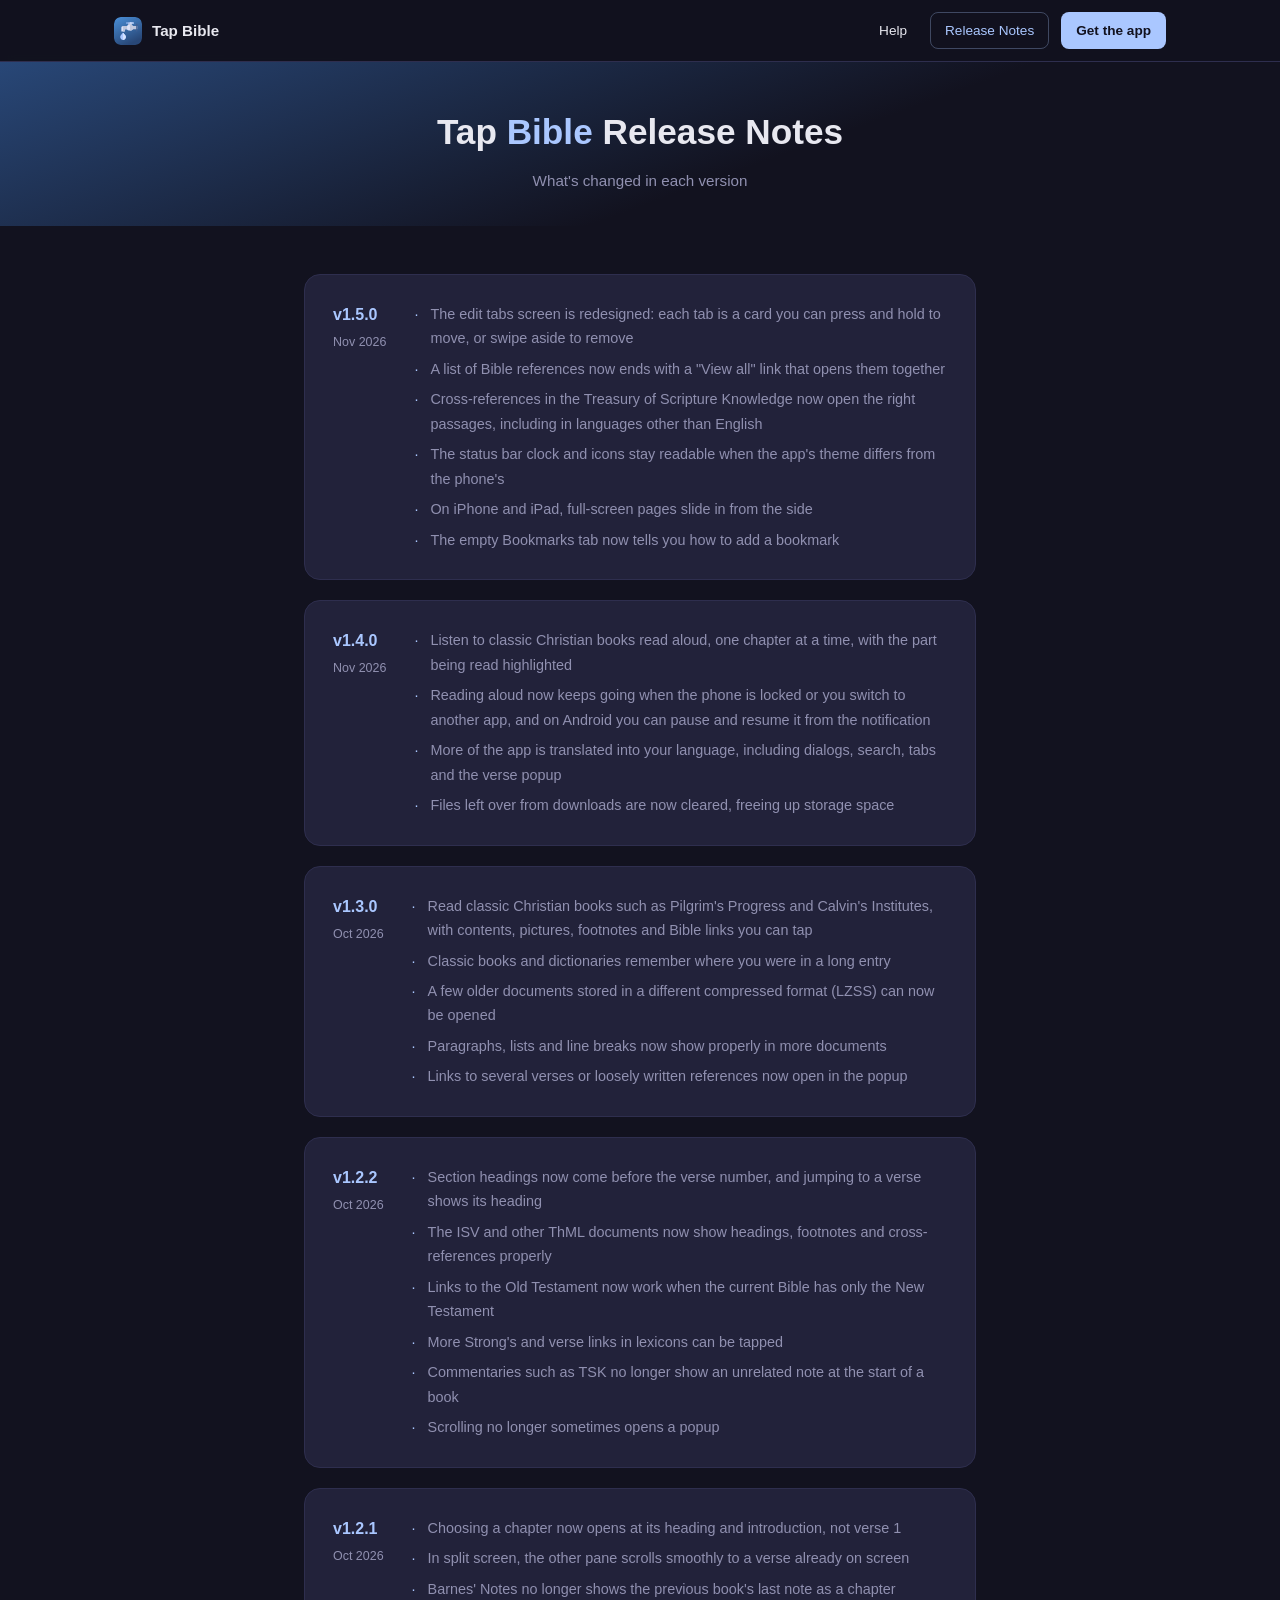
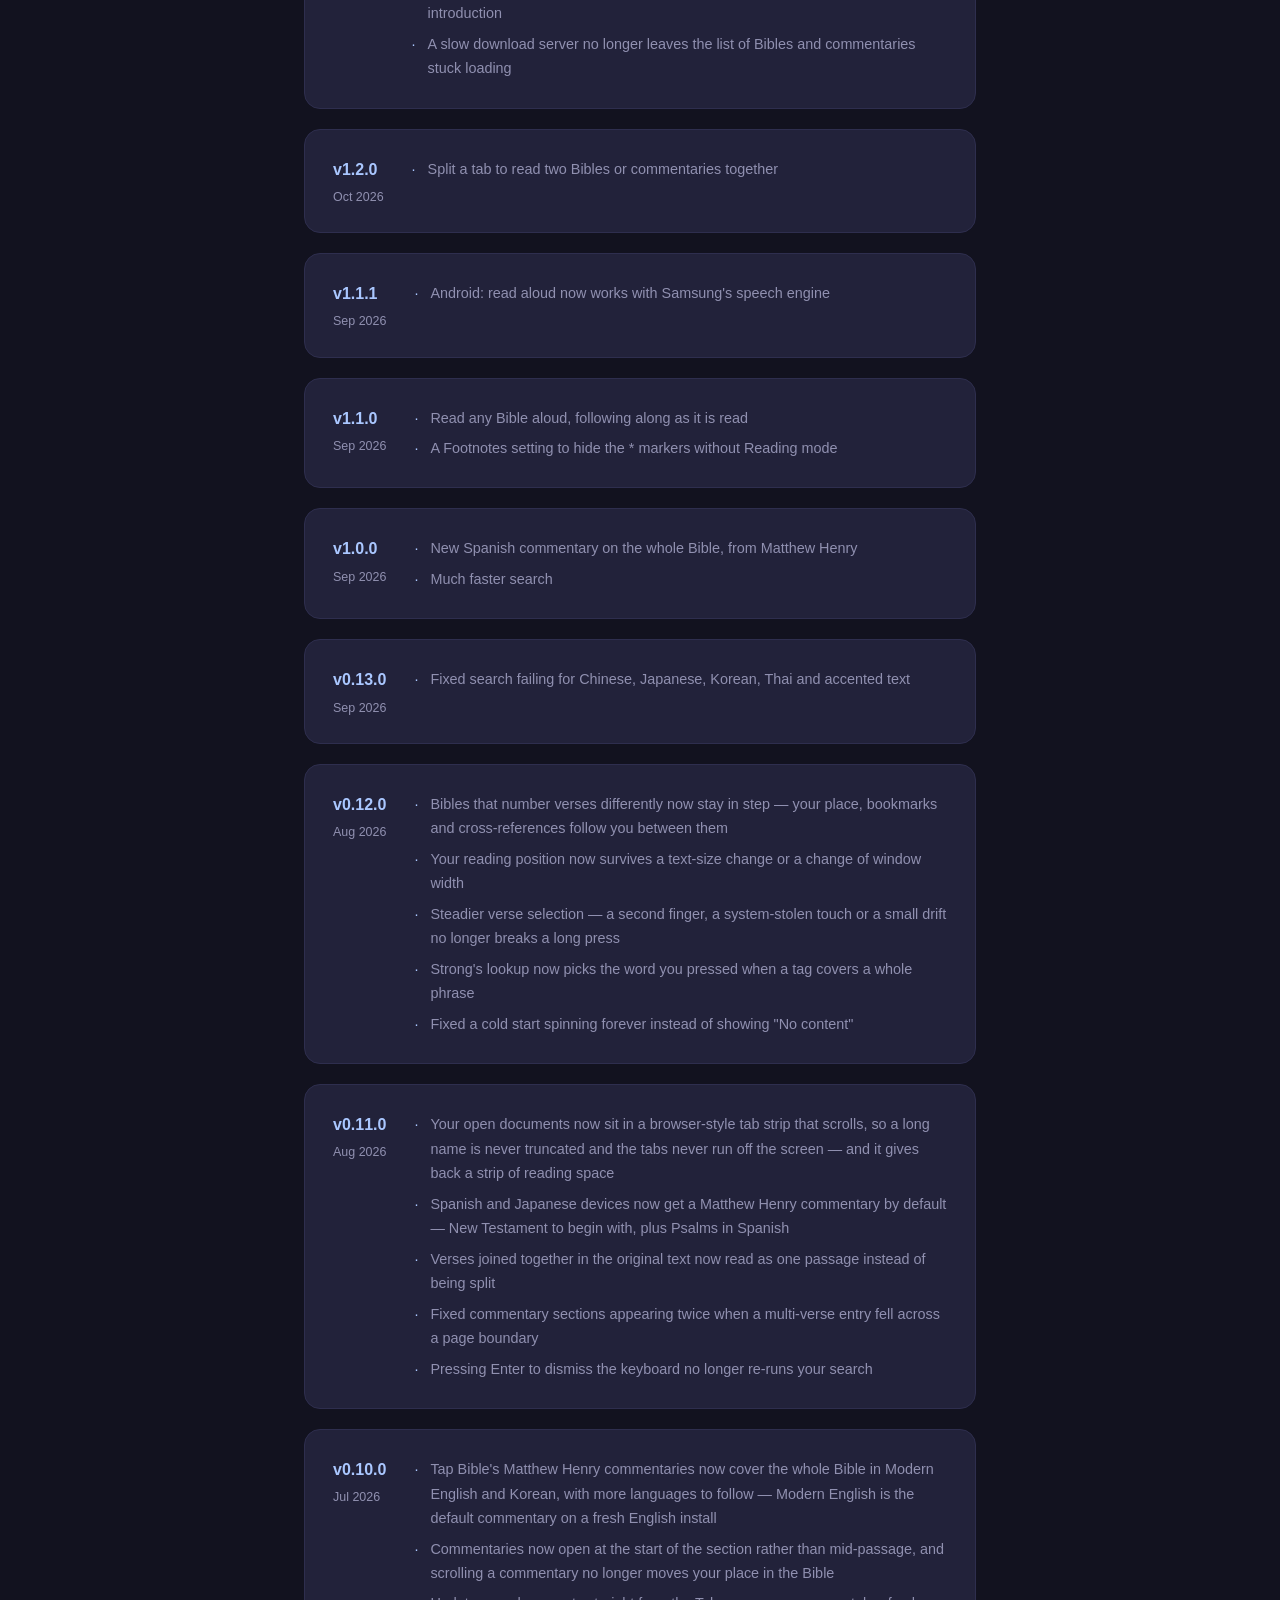
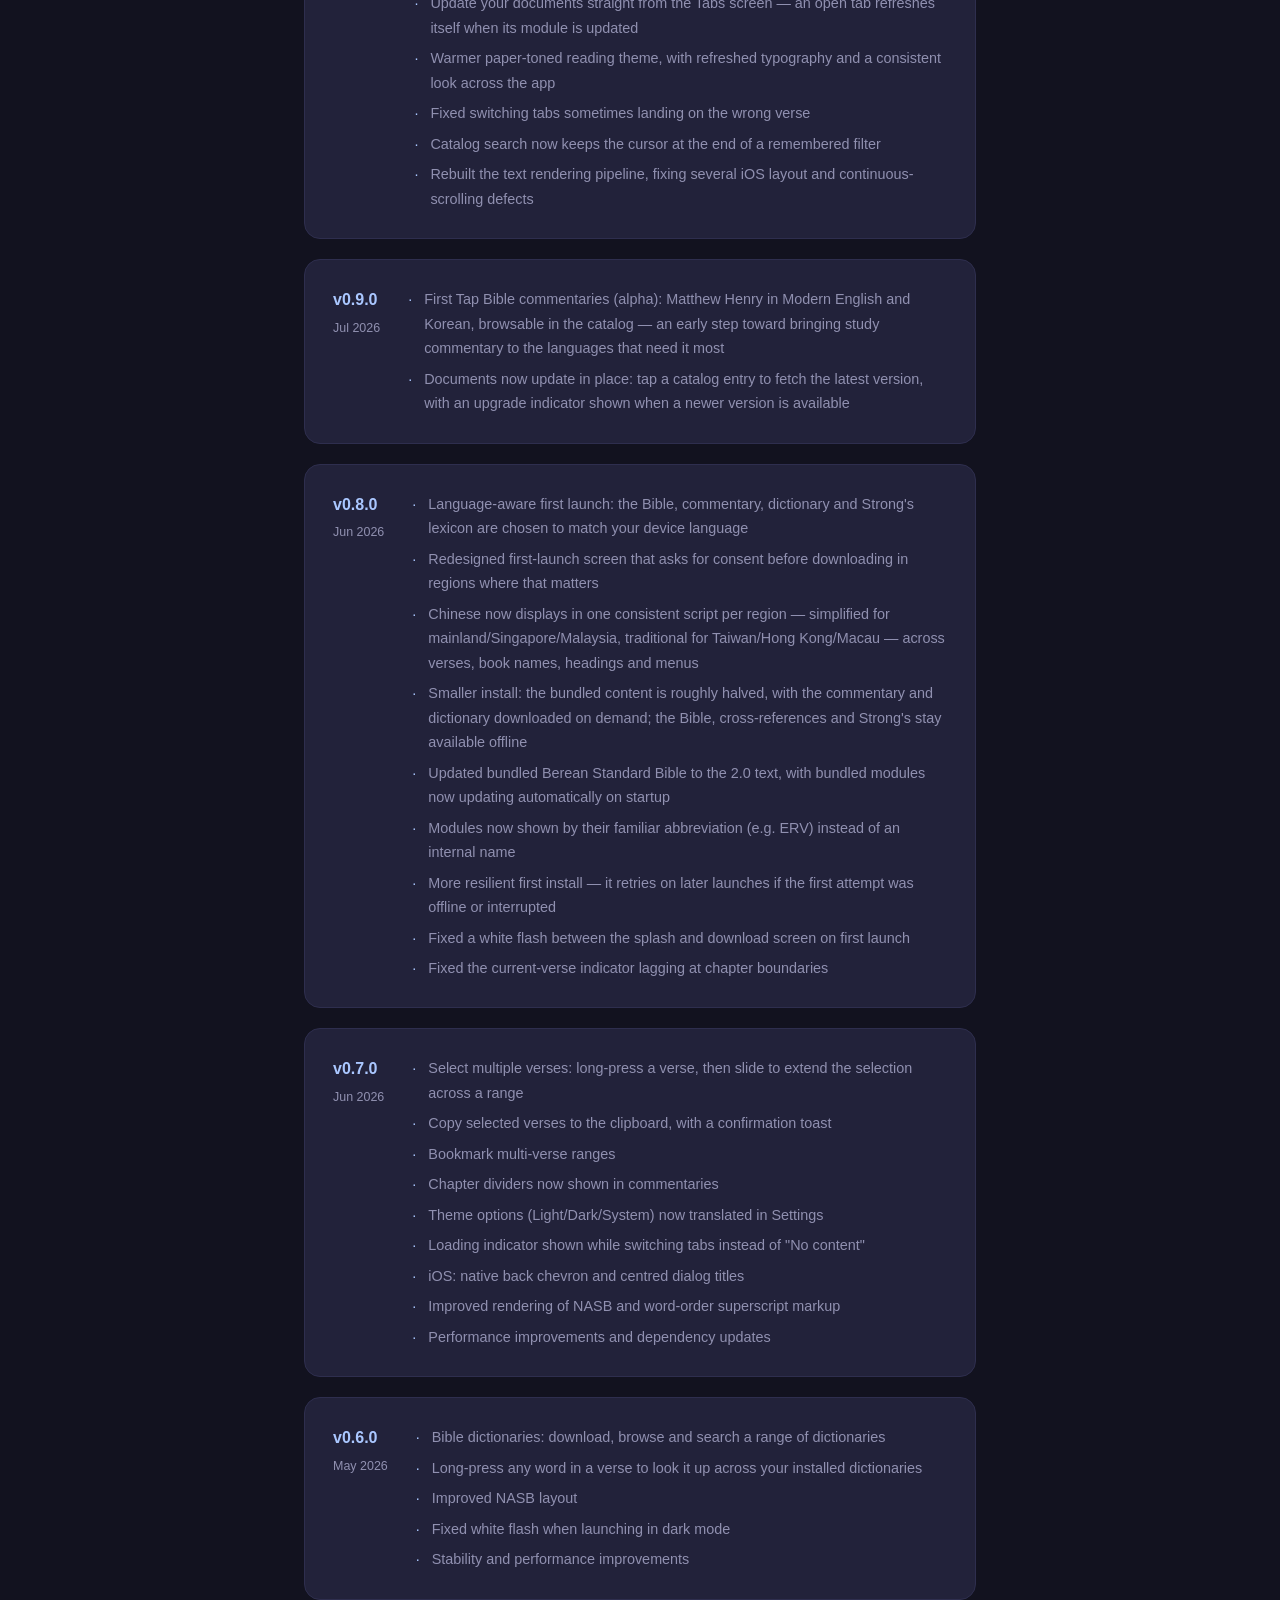
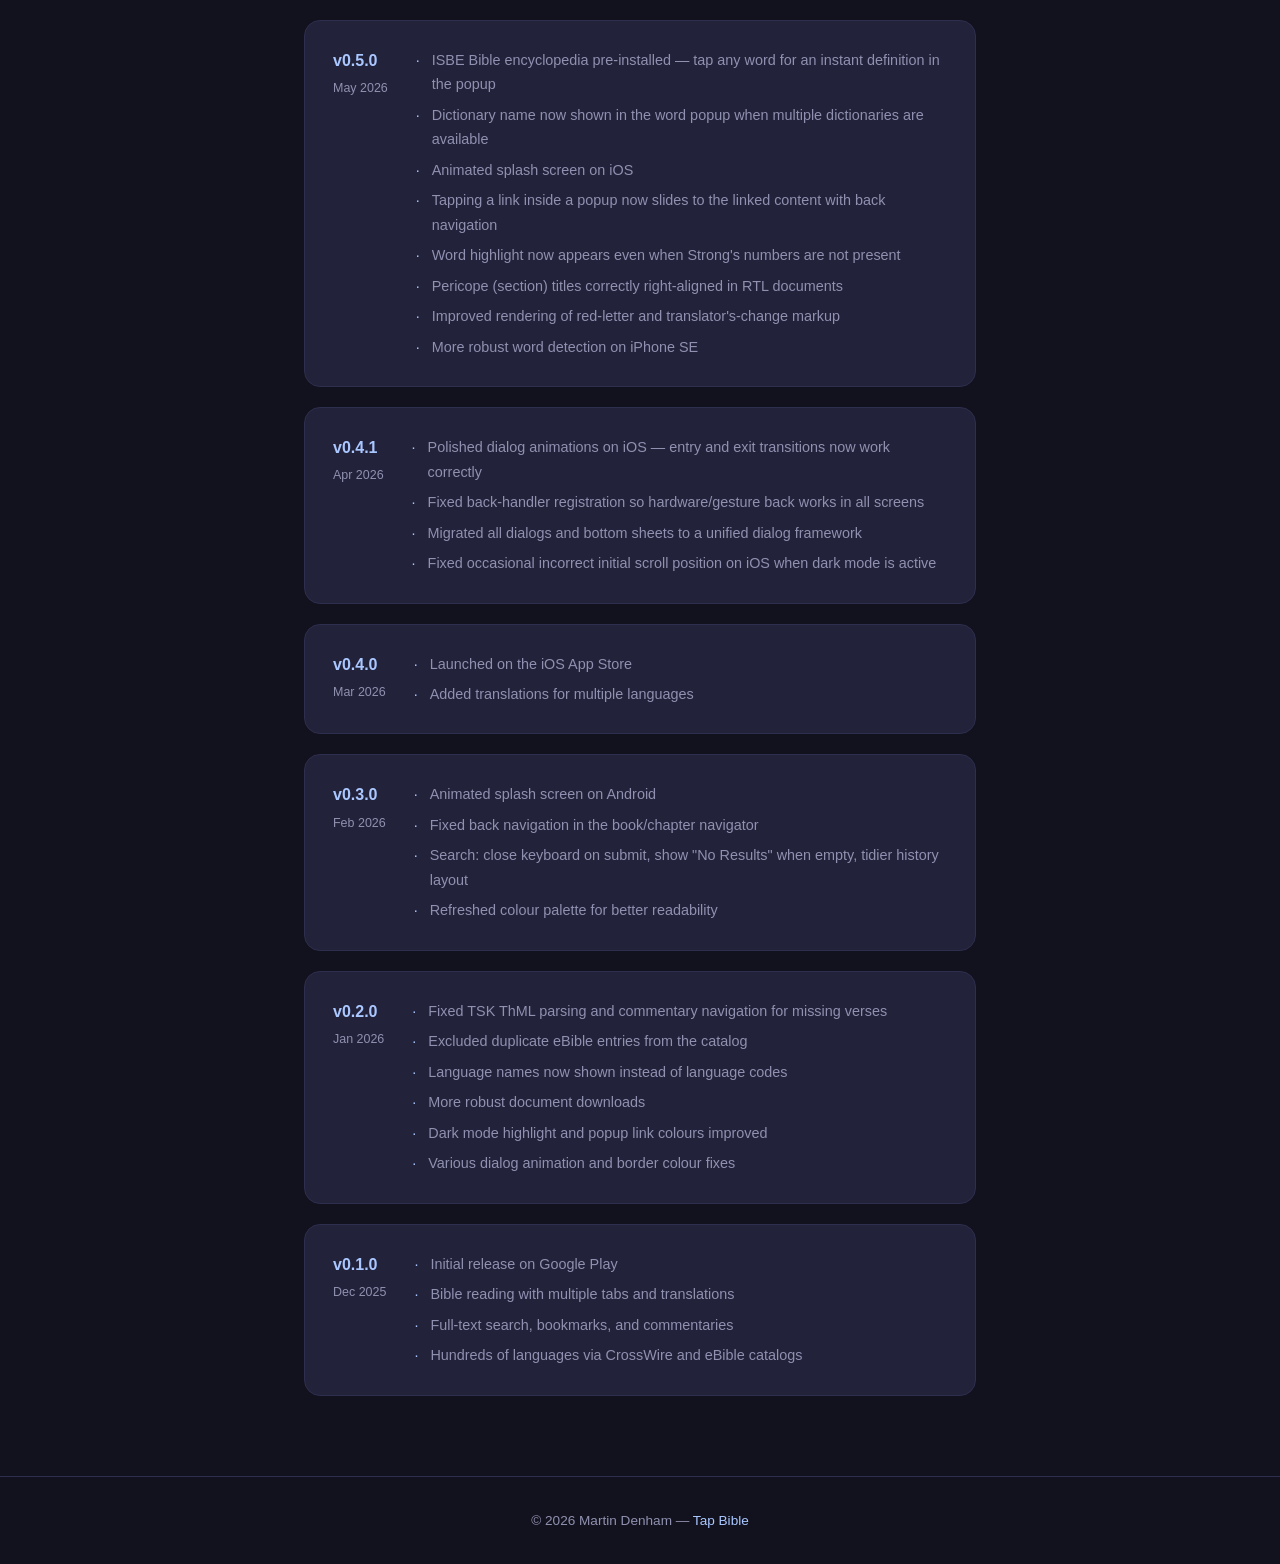
<file: release-notes.html>
<!DOCTYPE html>
<html lang="en">
<head>
  <meta charset="UTF-8" />
  <meta name="viewport" content="width=device-width, initial-scale=1.0" />
  <title>Release Notes — Tap Bible</title>
  <link rel="icon" href="app-icon.svg" type="image/svg+xml" />
  <link rel="stylesheet" href="styles.css" />
  <style>
    body { line-height: 1.7; }

    main {
      max-width: 720px;
      margin: 0 auto;
      padding: 48px 24px 80px;
      display: flex;
      flex-direction: column;
      gap: 20px;
    }

    .release-item {
      background: var(--card);
      border-radius: var(--radius);
      border: 1px solid #2e2e4e;
      padding: 24px 28px;
      display: grid;
      grid-template-columns: auto 1fr;
      gap: 0 28px;
    }

    .release-version {
      font-size: 1rem;
      font-weight: 700;
      color: var(--blue);
      white-space: nowrap;
      padding-top: 2px;
    }

    .release-date {
      font-size: 0.78rem;
      color: var(--muted);
      margin-top: 4px;
      white-space: nowrap;
    }

    .release-notes ul {
      list-style: none;
      padding: 0;
      margin: 0;
    }

    .release-notes ul li {
      font-size: 0.9rem;
      color: var(--muted);
      padding: 3px 0;
      padding-left: 16px;
      position: relative;
    }

    .release-notes ul li::before {
      content: "·";
      position: absolute;
      left: 0;
      color: var(--blue);
    }

    a { color: var(--blue); text-decoration: none; }
    a:hover { text-decoration: underline; }
  </style>
</head>
<body>

<!-- NAV -->
<nav class="site-nav">
  <div class="nav-inner">
    <a class="nav-brand" href="index.html">
      <img src="app-icon.svg" alt="Tap Bible icon" />
      <span>Tap Bible</span>
    </a>
    <div class="nav-links">
      <a href="help.html">Help</a>
      <a href="release-notes.html" aria-current="page">Release Notes</a>
      <a class="nav-cta" href="index.html#download">Get the app</a>
    </div>
  </div>
</nav>

<header class="page-header">
  <h1>Tap <span>Bible</span> Release Notes</h1>
  <p class="subtitle">What's changed in each version</p>
</header>

<main>

  <div class="release-item">
    <div>
      <div class="release-version">v1.5.0</div>
      <div class="release-date">Nov 2026</div>
    </div>
    <div class="release-notes">
      <ul>
        <li>The edit tabs screen is redesigned: each tab is a card you can press and hold to move, or swipe aside to remove</li>
        <li>A list of Bible references now ends with a "View all" link that opens them together</li>
        <li>Cross-references in the Treasury of Scripture Knowledge now open the right passages, including in languages other than English</li>
        <li>The status bar clock and icons stay readable when the app's theme differs from the phone's</li>
        <li>On iPhone and iPad, full-screen pages slide in from the side</li>
        <li>The empty Bookmarks tab now tells you how to add a bookmark</li>
      </ul>
    </div>
  </div>

  <div class="release-item">
    <div>
      <div class="release-version">v1.4.0</div>
      <div class="release-date">Nov 2026</div>
    </div>
    <div class="release-notes">
      <ul>
        <li>Listen to classic Christian books read aloud, one chapter at a time, with the part being read highlighted</li>
        <li>Reading aloud now keeps going when the phone is locked or you switch to another app, and on Android you can pause and resume it from the notification</li>
        <li>More of the app is translated into your language, including dialogs, search, tabs and the verse popup</li>
        <li>Files left over from downloads are now cleared, freeing up storage space</li>
      </ul>
    </div>
  </div>

  <div class="release-item">
    <div>
      <div class="release-version">v1.3.0</div>
      <div class="release-date">Oct 2026</div>
    </div>
    <div class="release-notes">
      <ul>
        <li>Read classic Christian books such as Pilgrim's Progress and Calvin's Institutes, with contents, pictures, footnotes and Bible links you can tap</li>
        <li>Classic books and dictionaries remember where you were in a long entry</li>
        <li>A few older documents stored in a different compressed format (LZSS) can now be opened</li>
        <li>Paragraphs, lists and line breaks now show properly in more documents</li>
        <li>Links to several verses or loosely written references now open in the popup</li>
      </ul>
    </div>
  </div>

  <div class="release-item">
    <div>
      <div class="release-version">v1.2.2</div>
      <div class="release-date">Oct 2026</div>
    </div>
    <div class="release-notes">
      <ul>
        <li>Section headings now come before the verse number, and jumping to a verse shows its heading</li>
        <li>The ISV and other ThML documents now show headings, footnotes and cross-references properly</li>
        <li>Links to the Old Testament now work when the current Bible has only the New Testament</li>
        <li>More Strong's and verse links in lexicons can be tapped</li>
        <li>Commentaries such as TSK no longer show an unrelated note at the start of a book</li>
        <li>Scrolling no longer sometimes opens a popup</li>
      </ul>
    </div>
  </div>

  <div class="release-item">
    <div>
      <div class="release-version">v1.2.1</div>
      <div class="release-date">Oct 2026</div>
    </div>
    <div class="release-notes">
      <ul>
        <li>Choosing a chapter now opens at its heading and introduction, not verse 1</li>
        <li>In split screen, the other pane scrolls smoothly to a verse already on screen</li>
        <li>Barnes' Notes no longer shows the previous book's last note as a chapter introduction</li>
        <li>A slow download server no longer leaves the list of Bibles and commentaries stuck loading</li>
      </ul>
    </div>
  </div>

  <div class="release-item">
    <div>
      <div class="release-version">v1.2.0</div>
      <div class="release-date">Oct 2026</div>
    </div>
    <div class="release-notes">
      <ul>
        <li>Split a tab to read two Bibles or commentaries together</li>
      </ul>
    </div>
  </div>

  <div class="release-item">
    <div>
      <div class="release-version">v1.1.1</div>
      <div class="release-date">Sep 2026</div>
    </div>
    <div class="release-notes">
      <ul>
        <li>Android: read aloud now works with Samsung's speech engine</li>
      </ul>
    </div>
  </div>

  <div class="release-item">
    <div>
      <div class="release-version">v1.1.0</div>
      <div class="release-date">Sep 2026</div>
    </div>
    <div class="release-notes">
      <ul>
        <li>Read any Bible aloud, following along as it is read</li>
        <li>A Footnotes setting to hide the * markers without Reading mode</li>
      </ul>
    </div>
  </div>

  <div class="release-item">
    <div>
      <div class="release-version">v1.0.0</div>
      <div class="release-date">Sep 2026</div>
    </div>
    <div class="release-notes">
      <ul>
        <li>New Spanish commentary on the whole Bible, from Matthew Henry</li>
        <li>Much faster search</li>
      </ul>
    </div>
  </div>

  <div class="release-item">
    <div>
      <div class="release-version">v0.13.0</div>
      <div class="release-date">Sep 2026</div>
    </div>
    <div class="release-notes">
      <ul>
        <li>Fixed search failing for Chinese, Japanese, Korean, Thai and accented text</li>
      </ul>
    </div>
  </div>

  <div class="release-item">
    <div>
      <div class="release-version">v0.12.0</div>
      <div class="release-date">Aug 2026</div>
    </div>
    <div class="release-notes">
      <ul>
        <li>Bibles that number verses differently now stay in step &mdash; your place, bookmarks and cross-references follow you between them</li>
        <li>Your reading position now survives a text-size change or a change of window width</li>
        <li>Steadier verse selection &mdash; a second finger, a system-stolen touch or a small drift no longer breaks a long press</li>
        <li>Strong's lookup now picks the word you pressed when a tag covers a whole phrase</li>
        <li>Fixed a cold start spinning forever instead of showing "No content"</li>
      </ul>
    </div>
  </div>

  <div class="release-item">
    <div>
      <div class="release-version">v0.11.0</div>
      <div class="release-date">Aug 2026</div>
    </div>
    <div class="release-notes">
      <ul>
        <li>Your open documents now sit in a browser-style tab strip that scrolls, so a long name is never truncated and the tabs never run off the screen &mdash; and it gives back a strip of reading space</li>
        <li>Spanish and Japanese devices now get a Matthew Henry commentary by default &mdash; New Testament to begin with, plus Psalms in Spanish</li>
        <li>Verses joined together in the original text now read as one passage instead of being split</li>
        <li>Fixed commentary sections appearing twice when a multi-verse entry fell across a page boundary</li>
        <li>Pressing Enter to dismiss the keyboard no longer re-runs your search</li>
      </ul>
    </div>
  </div>

  <div class="release-item">
    <div>
      <div class="release-version">v0.10.0</div>
      <div class="release-date">Jul 2026</div>
    </div>
    <div class="release-notes">
      <ul>
        <li>Tap Bible's Matthew Henry commentaries now cover the whole Bible in Modern English and Korean, with more languages to follow &mdash; Modern English is the default commentary on a fresh English install</li>
        <li>Commentaries now open at the start of the section rather than mid-passage, and scrolling a commentary no longer moves your place in the Bible</li>
        <li>Update your documents straight from the Tabs screen &mdash; an open tab refreshes itself when its module is updated</li>
        <li>Warmer paper-toned reading theme, with refreshed typography and a consistent look across the app</li>
        <li>Fixed switching tabs sometimes landing on the wrong verse</li>
        <li>Catalog search now keeps the cursor at the end of a remembered filter</li>
        <li>Rebuilt the text rendering pipeline, fixing several iOS layout and continuous-scrolling defects</li>
      </ul>
    </div>
  </div>

  <div class="release-item">
    <div>
      <div class="release-version">v0.9.0</div>
      <div class="release-date">Jul 2026</div>
    </div>
    <div class="release-notes">
      <ul>
        <li>First Tap Bible commentaries (alpha): Matthew Henry in Modern English and Korean, browsable in the catalog &mdash; an early step toward bringing study commentary to the languages that need it most</li>
        <li>Documents now update in place: tap a catalog entry to fetch the latest version, with an upgrade indicator shown when a newer version is available</li>
      </ul>
    </div>
  </div>

  <div class="release-item">
    <div>
      <div class="release-version">v0.8.0</div>
      <div class="release-date">Jun 2026</div>
    </div>
    <div class="release-notes">
      <ul>
        <li>Language-aware first launch: the Bible, commentary, dictionary and Strong's lexicon are chosen to match your device language</li>
        <li>Redesigned first-launch screen that asks for consent before downloading in regions where that matters</li>
        <li>Chinese now displays in one consistent script per region — simplified for mainland/Singapore/Malaysia, traditional for Taiwan/Hong Kong/Macau — across verses, book names, headings and menus</li>
        <li>Smaller install: the bundled content is roughly halved, with the commentary and dictionary downloaded on demand; the Bible, cross-references and Strong's stay available offline</li>
        <li>Updated bundled Berean Standard Bible to the 2.0 text, with bundled modules now updating automatically on startup</li>
        <li>Modules now shown by their familiar abbreviation (e.g. ERV) instead of an internal name</li>
        <li>More resilient first install — it retries on later launches if the first attempt was offline or interrupted</li>
        <li>Fixed a white flash between the splash and download screen on first launch</li>
        <li>Fixed the current-verse indicator lagging at chapter boundaries</li>
      </ul>
    </div>
  </div>

  <div class="release-item">
    <div>
      <div class="release-version">v0.7.0</div>
      <div class="release-date">Jun 2026</div>
    </div>
    <div class="release-notes">
      <ul>
        <li>Select multiple verses: long-press a verse, then slide to extend the selection across a range</li>
        <li>Copy selected verses to the clipboard, with a confirmation toast</li>
        <li>Bookmark multi-verse ranges</li>
        <li>Chapter dividers now shown in commentaries</li>
        <li>Theme options (Light/Dark/System) now translated in Settings</li>
        <li>Loading indicator shown while switching tabs instead of "No content"</li>
        <li>iOS: native back chevron and centred dialog titles</li>
        <li>Improved rendering of NASB and word-order superscript markup</li>
        <li>Performance improvements and dependency updates</li>
      </ul>
    </div>
  </div>

  <div class="release-item">
    <div>
      <div class="release-version">v0.6.0</div>
      <div class="release-date">May 2026</div>
    </div>
    <div class="release-notes">
      <ul>
        <li>Bible dictionaries: download, browse and search a range of dictionaries</li>
        <li>Long-press any word in a verse to look it up across your installed dictionaries</li>
        <li>Improved NASB layout</li>
        <li>Fixed white flash when launching in dark mode</li>
        <li>Stability and performance improvements</li>
      </ul>
    </div>
  </div>

  <div class="release-item">
    <div>
      <div class="release-version">v0.5.0</div>
      <div class="release-date">May 2026</div>
    </div>
    <div class="release-notes">
      <ul>
        <li>ISBE Bible encyclopedia pre-installed — tap any word for an instant definition in the popup</li>
        <li>Dictionary name now shown in the word popup when multiple dictionaries are available</li>
        <li>Animated splash screen on iOS</li>
        <li>Tapping a link inside a popup now slides to the linked content with back navigation</li>
        <li>Word highlight now appears even when Strong's numbers are not present</li>
        <li>Pericope (section) titles correctly right-aligned in RTL documents</li>
        <li>Improved rendering of red-letter and translator's-change markup</li>
        <li>More robust word detection on iPhone SE</li>
      </ul>
    </div>
  </div>

  <div class="release-item">
    <div>
      <div class="release-version">v0.4.1</div>
      <div class="release-date">Apr 2026</div>
    </div>
    <div class="release-notes">
      <ul>
        <li>Polished dialog animations on iOS — entry and exit transitions now work correctly</li>
        <li>Fixed back-handler registration so hardware/gesture back works in all screens</li>
        <li>Migrated all dialogs and bottom sheets to a unified dialog framework</li>
        <li>Fixed occasional incorrect initial scroll position on iOS when dark mode is active</li>
      </ul>
    </div>
  </div>

  <div class="release-item">
    <div>
      <div class="release-version">v0.4.0</div>
      <div class="release-date">Mar 2026</div>
    </div>
    <div class="release-notes">
      <ul>
        <li>Launched on the iOS App Store</li>
        <li>Added translations for multiple languages</li>
      </ul>
    </div>
  </div>

  <div class="release-item">
    <div>
      <div class="release-version">v0.3.0</div>
      <div class="release-date">Feb 2026</div>
    </div>
    <div class="release-notes">
      <ul>
        <li>Animated splash screen on Android</li>
        <li>Fixed back navigation in the book/chapter navigator</li>
        <li>Search: close keyboard on submit, show "No Results" when empty, tidier history layout</li>
        <li>Refreshed colour palette for better readability</li>
      </ul>
    </div>
  </div>

  <div class="release-item">
    <div>
      <div class="release-version">v0.2.0</div>
      <div class="release-date">Jan 2026</div>
    </div>
    <div class="release-notes">
      <ul>
        <li>Fixed TSK ThML parsing and commentary navigation for missing verses</li>
        <li>Excluded duplicate eBible entries from the catalog</li>
        <li>Language names now shown instead of language codes</li>
        <li>More robust document downloads</li>
        <li>Dark mode highlight and popup link colours improved</li>
        <li>Various dialog animation and border colour fixes</li>
      </ul>
    </div>
  </div>

  <div class="release-item">
    <div>
      <div class="release-version">v0.1.0</div>
      <div class="release-date">Dec 2025</div>
    </div>
    <div class="release-notes">
      <ul>
        <li>Initial release on Google Play</li>
        <li>Bible reading with multiple tabs and translations</li>
        <li>Full-text search, bookmarks, and commentaries</li>
        <li>Hundreds of languages via CrossWire and eBible catalogs</li>
      </ul>
    </div>
  </div>

</main>

<footer>
  <p>&copy; 2026 Martin Denham &mdash; <a href="index.html">Tap Bible</a></p>
</footer>

</body>
</html>
</file>
<file: styles.css>
/* Shared styles for all Tap Bible pages */

*, *::before, *::after { box-sizing: border-box; margin: 0; padding: 0; }

:root {
  --blue:   #AAC7FF;
  --dark:   #1a1a2e;
  --darker: #12121f;
  --card:   #22223a;
  --text:   #e8e8f0;
  --muted:  #9090b0;
  --radius: 16px;
  --nav-height: 57px;
}

body {
  font-family: -apple-system, BlinkMacSystemFont, "Segoe UI", Roboto, sans-serif;
  background: var(--darker);
  color: var(--text);
  line-height: 1.6;
}

/* Keep anchor targets clear of the sticky nav */
[id] { scroll-margin-top: calc(var(--nav-height) + 16px); }

/* ── NAV ── */
.site-nav {
  background: rgba(18, 18, 31, 0.9);
  backdrop-filter: blur(8px);
  position: sticky;
  top: 0;
  z-index: 10;
  border-bottom: 1px solid #2e2e4e;
}

.site-nav .nav-inner {
  display: flex;
  align-items: center;
  justify-content: space-between;
  max-width: 1100px;
  margin: 0 auto;
  padding: 12px 24px;
}

.site-nav .nav-brand {
  display: flex;
  align-items: center;
  gap: 10px;
  text-decoration: none;
  color: var(--text);
  font-weight: 600;
  font-size: 0.95rem;
}

.site-nav .nav-brand img {
  width: 28px;
  height: 28px;
  border-radius: 7px;
}

.site-nav .nav-links {
  display: flex;
  align-items: center;
  gap: 8px;
}

.site-nav .nav-links a {
  font-size: 0.85rem;
  color: var(--text);
  text-decoration: none;
  padding: 6px 14px;
  border-radius: 8px;
  border: 1px solid transparent;
  transition: color 0.15s, border-color 0.15s, opacity 0.15s;
}

.site-nav .nav-links a:hover,
.site-nav .nav-links a[aria-current="page"] {
  color: var(--blue);
  border-color: rgba(170, 199, 255, 0.3);
}

.site-nav .nav-links a.nav-cta {
  background: var(--blue);
  color: var(--darker);
  font-weight: 600;
  margin-left: 4px;
}

.site-nav .nav-links a.nav-cta:hover {
  color: var(--darker);
  border-color: transparent;
  opacity: 0.85;
}

@media (max-width: 480px) {
  .site-nav .nav-inner { padding: 10px 16px; }
  .site-nav .nav-brand span { display: none; }
  .site-nav .nav-links { gap: 2px; }
  .site-nav .nav-links a { padding: 6px 10px; }
}

/* ── PAGE HEADER (sub-pages) ── */
.page-header {
  background: linear-gradient(160deg, #284777 0%, var(--darker) 60%);
  padding: 40px 24px 32px;
  text-align: center;
}

.page-header h1 {
  font-size: clamp(1.6rem, 4vw, 2.2rem);
  font-weight: 700;
}

.page-header h1 span { color: var(--blue); }

.page-header p.subtitle {
  color: var(--muted);
  margin-top: 6px;
  font-size: 0.95rem;
}

/* ── FOOTER ── */
footer {
  padding: 32px 24px;
  text-align: center;
  font-size: 0.85rem;
  color: var(--muted);
  border-top: 1px solid #2e2e4e;
}

footer a { color: var(--blue); text-decoration: none; }
footer a:hover { text-decoration: underline; }
</file>
